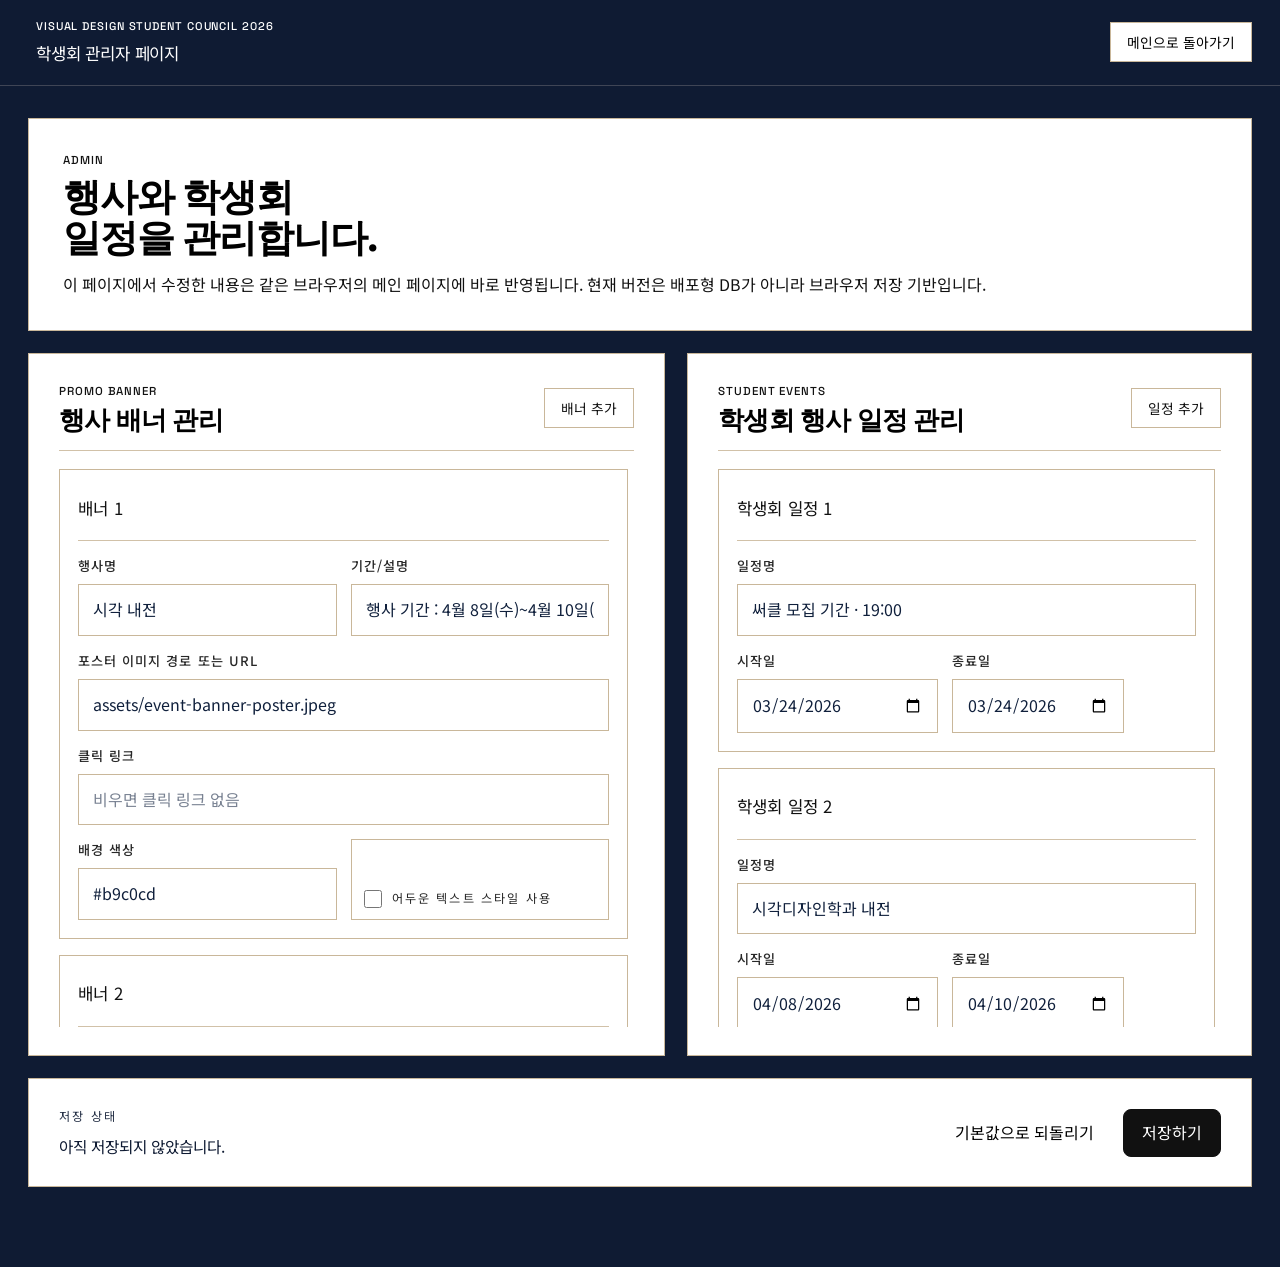
<file: admin.html>
<!DOCTYPE html>
<html lang="ko">
  <head>
    <meta charset="UTF-8" />
    <meta name="viewport" content="width=device-width, initial-scale=1.0" />
    <title>학생회 관리자 페이지</title>
    <link rel="preconnect" href="https://fonts.googleapis.com" />
    <link rel="preconnect" href="https://fonts.gstatic.com" crossorigin />
    <link
      href="https://fonts.googleapis.com/css2?family=Space+Grotesk:wght@400;500;700&family=Noto+Sans+KR:wght@400;500;700&display=swap"
      rel="stylesheet"
    />
    <link rel="stylesheet" href="styles.css" />
  </head>
  <body class="admin-page">
    <header class="site-header">
      <div class="site-header-inner site-header-simple">
        <div class="brand-block">
          <p class="brand-year">Visual Design Student Council 2026</p>
          <strong>학생회 관리자 페이지</strong>
        </div>
        <div class="header-tools admin-header-tools">
          <a class="inline-link" href="index.html">메인으로 돌아가기</a>
        </div>
      </div>
    </header>

    <main class="admin-shell">
      <section class="intro-board admin-intro-board">
        <p class="panel-kicker">Admin</p>
        <h1>행사와 학생회 일정을 관리합니다.</h1>
        <p class="panel-description">이 페이지에서 수정한 내용은 같은 브라우저의 메인 페이지에 바로 반영됩니다. 현재 버전은 배포형 DB가 아니라 브라우저 저장 기반입니다.</p>
      </section>

      <section class="admin-grid">
        <article class="intro-board admin-board">
          <div class="admin-board-header">
            <div>
              <p class="panel-kicker">Promo Banner</p>
              <h2>행사 배너 관리</h2>
            </div>
            <button class="inline-link" type="button" id="add-promo-slide">배너 추가</button>
          </div>
          <div class="admin-list" id="promo-slide-list"></div>
        </article>

        <article class="intro-board admin-board">
          <div class="admin-board-header">
            <div>
              <p class="panel-kicker">Student Events</p>
              <h2>학생회 행사 일정 관리</h2>
            </div>
            <button class="inline-link" type="button" id="add-student-event">일정 추가</button>
          </div>
          <div class="admin-list" id="student-event-list"></div>
        </article>
      </section>

      <section class="intro-board admin-action-board">
        <div class="admin-toolbar">
          <div class="admin-status-wrap">
            <strong>저장 상태</strong>
            <p id="admin-status" class="admin-status-text">아직 저장되지 않았습니다.</p>
          </div>
          <div class="admin-actions">
            <button class="inline-link admin-danger" type="button" id="reset-admin-data">기본값으로 되돌리기</button>
            <button class="post-submit" type="button" id="save-admin-data">저장하기</button>
          </div>
        </div>
      </section>
    </main>

    <script src="admin.js"></script>
  </body>
</html>
</file>
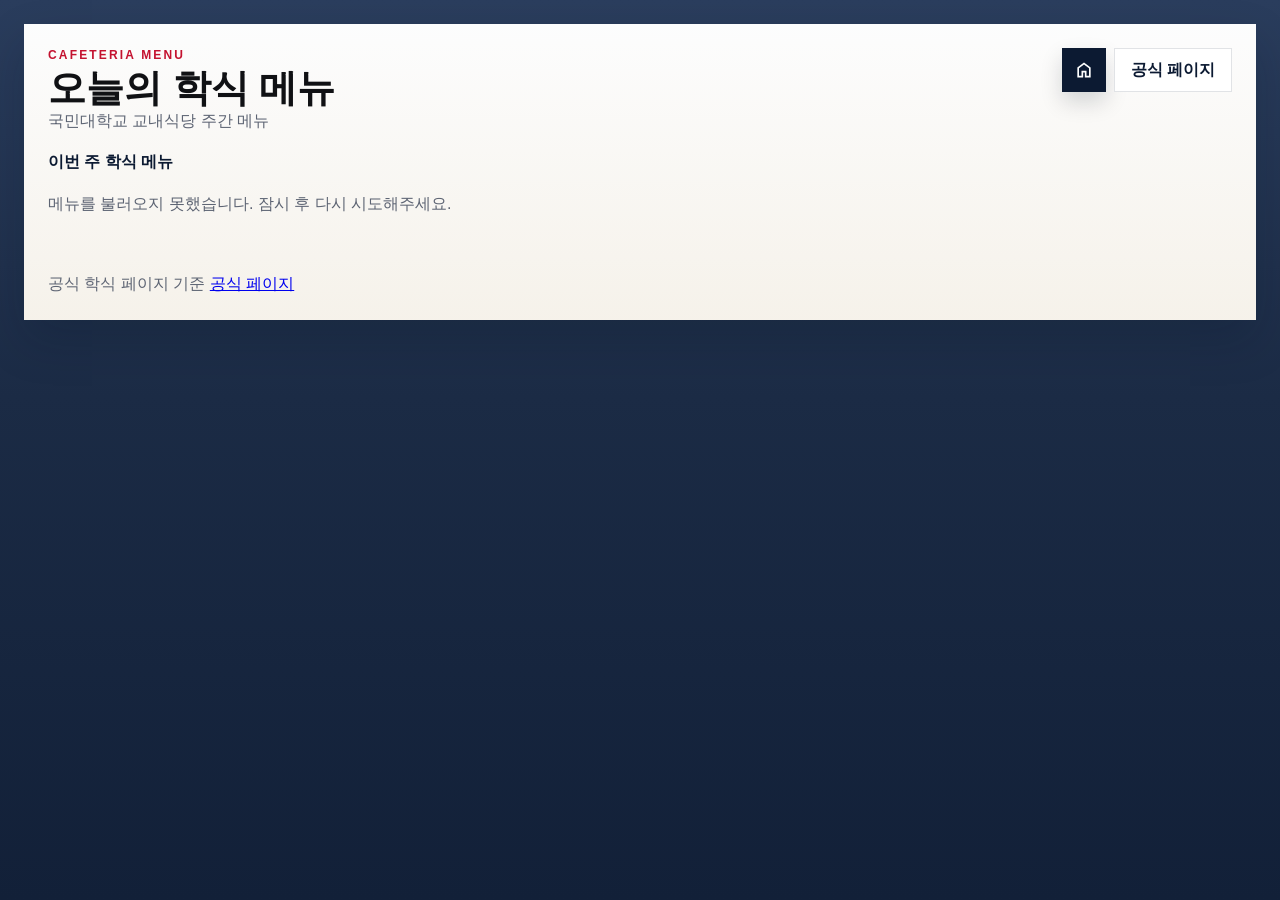
<file: cafeteria.html>
<!DOCTYPE html>
<html lang="ko">
  <head>
    <meta charset="UTF-8" />
    <meta name="viewport" content="width=device-width, initial-scale=1.0" />
    <title>오늘의 학식 메뉴</title>
    <style>
      :root {
        --bg1: #2a3d5d;
        --bg2: #1b2b45;
        --bg3: #122038;
        --panel: #fbf7ee;
        --line: rgba(12, 26, 50, 0.12);
        --ink: #101114;
        --muted: #5d6473;
        --navy: #0c1a32;
        --red: #c41230;
      }
      * { box-sizing: border-box; }
      html, body { margin: 0; min-height: 100%; }
      body {
        font-family: sans-serif;
        color: var(--ink);
        background: linear-gradient(180deg, var(--bg1) 0%, var(--bg2) 44%, var(--bg3) 100%);
      }
      .page {
        min-height: 100vh;
        padding: 24px;
      }
      .shell {
        width: min(1460px, 100%);
        margin: 0 auto;
      }
      .panel {
        display: grid;
        gap: 18px;
        padding: 24px;
        border-radius: 0;
        background: linear-gradient(180deg, rgba(255,255,255,0.99) 0%, rgba(248,244,236,0.99) 100%);
        box-shadow: 0 20px 44px rgba(7, 17, 32, 0.18);
      }
      .topbar,
      .weekbar {
        display: flex;
        align-items: flex-start;
        justify-content: space-between;
        gap: 14px;
        flex-wrap: wrap;
      }
      .kicker {
        margin: 0 0 6px;
        color: var(--red);
        font-size: 12px;
        letter-spacing: 0.18em;
        text-transform: uppercase;
        font-weight: 700;
      }
      h1, h2, h3, h4, p { margin: 0; }
      h1 {
        font-size: clamp(28px, 3vw, 42px);
        line-height: 1.05;
      }
      .description,
      .note,
      .status,
      .source {
        color: var(--muted);
        line-height: 1.6;
      }
      .links {
        display: flex;
        gap: 8px;
        flex-wrap: wrap;
      }
      .link {
        display: inline-flex;
        align-items: center;
        justify-content: center;
        min-height: 42px;
        padding: 10px 16px;
        border-radius: 0;
        border: 1px solid var(--line);
        background: #fff;
        color: var(--navy);
        text-decoration: none;
        font-weight: 700;
      }
      .link.primary {
        background: var(--navy);
        color: #fff;
        border-color: var(--navy);
      }
      .home-icon-link {
        width: 44px;
        height: 44px;
        min-height: 44px;
        padding: 0;
        border-radius: 0;
        box-shadow: 0 10px 22px rgba(7, 17, 32, 0.16);
      }
      .home-icon-link img {
        width: 20px;
        height: 20px;
        display: block;
      }
      .week-title {
        color: var(--navy);
        font-size: 16px;
        font-weight: 700;
      }
      .grid-wrap {
        overflow-x: auto;
        padding-top: 12px;
        padding-bottom: 6px;
      }
      .grid {
        display: grid;
        grid-template-columns: repeat(7, minmax(210px, 1fr));
        gap: 14px;
        min-width: 1540px;
      }
      .day-card {
        display: grid;
        align-content: start;
        gap: 14px;
        padding: 18px;
        border-radius: 0;
        border: 1px solid rgba(171, 154, 123, 0.24);
        background: var(--panel);
        box-shadow: 0 14px 30px rgba(7, 17, 32, 0.08);
      }
      .day-card.is-today {
        border-color: rgba(78, 153, 95, 0.92);
        background:
          linear-gradient(180deg, rgba(221, 245, 227, 0.95) 0%, rgba(251, 247, 238, 0.98) 22%, rgba(251, 247, 238, 1) 100%);
        box-shadow: 0 22px 40px rgba(78, 153, 95, 0.18), 0 0 0 4px rgba(122, 197, 136, 0.28);
      }
      .day-header { display: grid; gap: 8px; }
      .day-date {
        color: var(--red);
        font-size: 12px;
        letter-spacing: 0.14em;
        text-transform: uppercase;
        font-weight: 700;
      }
      .day-row {
        display: flex;
        align-items: center;
        justify-content: space-between;
        gap: 10px;
      }
      .day-row h3 {
        font-size: 26px;
        line-height: 1;
      }
      .badge {
        display: inline-flex;
        align-items: center;
        justify-content: center;
        min-height: 30px;
        padding: 4px 10px;
        border-radius: 0;
        background: rgba(12, 26, 50, 0.08);
        color: var(--muted);
        font-size: 12px;
        font-weight: 700;
      }
      .day-card.is-today .badge {
        background: linear-gradient(180deg, rgba(113, 187, 126, 0.28) 0%, rgba(84, 160, 101, 0.18) 100%);
        color: #2f6c3c;
        box-shadow: inset 0 1px 0 rgba(255,255,255,0.7);
      }
      .day-list {
        display: grid;
        gap: 12px;
      }
      .restaurant {
        border-radius: 0;
        border: 1px solid rgba(171, 154, 123, 0.2);
        background: rgba(255,255,255,0.72);
        overflow: hidden;
      }
      .restaurant-toggle {
        width: 100%;
        display: flex;
        align-items: center;
        justify-content: space-between;
        gap: 12px;
        padding: 14px;
        border: 0;
        background: transparent;
        color: var(--ink);
        font: inherit;
        text-align: left;
        cursor: pointer;
      }
      .restaurant-toggle h4 {
        font-size: 15px;
        line-height: 1.35;
      }
      .restaurant-arrow {
        flex-shrink: 0;
        color: var(--muted);
        font-size: 14px;
        transition: transform 180ms ease;
      }
      .restaurant.is-open .restaurant-arrow {
        transform: rotate(180deg);
      }
      .restaurant-menu {
        display: none;
        padding: 0 14px 14px;
      }
      .restaurant.is-open .restaurant-menu {
        display: grid;
        gap: 10px;
      }
      .item {
        display: grid;
        gap: 6px;
        padding-top: 10px;
        border-top: 1px solid rgba(171, 154, 123, 0.18);
      }
      .restaurant-menu .item:first-of-type {
        padding-top: 0;
        border-top: 0;
      }
      .item-label {
        color: var(--navy);
        font-size: 11px;
        letter-spacing: 0.08em;
        text-transform: uppercase;
        font-weight: 700;
      }
      .item-menu {
        color: #26303d;
        line-height: 1.65;
        font-size: 14px;
      }
      .chip {
        display: inline-flex;
        align-items: center;
        justify-content: center;
        margin-right: 6px;
        margin-bottom: 6px;
        padding: 2px 7px;
        border-radius: 0;
        background: rgba(196, 18, 48, 0.08);
        color: var(--red);
        font-size: 11px;
        font-weight: 700;
      }
      @media (max-width: 900px) {
        .page { padding: 16px; }
        .panel { padding: 18px; }
        .grid { grid-template-columns: repeat(7, minmax(190px, 1fr)); min-width: 1400px; }
      }
    </style>
  </head>
  <body>
    <main class="page">
      <section class="shell">
        <div class="panel">
          <div class="topbar">
            <div>
              <p class="kicker">Cafeteria Menu</p>
              <h1>오늘의 학식 메뉴</h1>
              <p class="description">국민대학교 교내식당 주간 메뉴</p>
            </div>
            <div class="links">
              <a class="link primary home-icon-link" href="index.html" aria-label="메인으로 돌아가기"><img src="assets/home-icon.svg" alt="" aria-hidden="true" /></a>
              <a class="link" href="https://www.kookmin.ac.kr/user/unLvlh/lvlhSpor/todayMenu/index.do" target="_blank" rel="noreferrer">공식 페이지</a>
            </div>
          </div>

          <div class="weekbar">
            <p class="week-title">이번 주 학식 메뉴</p>
          </div>

          <p class="status" id="status">메뉴를 불러오는 중입니다.</p>

          <div class="grid-wrap">
            <div class="grid" id="week-grid"></div>
          </div>

          <p class="source">공식 학식 페이지 기준 <a href="https://www.kookmin.ac.kr/user/unLvlh/lvlhSpor/todayMenu/index.do" target="_blank" rel="noreferrer">공식 페이지</a></p>
        </div>
      </section>
    </main>

    <script>
      const SOURCE_URL = "https://r.jina.ai/http://https://www.kookmin.ac.kr/user/unLvlh/lvlhSpor/todayMenu/index.do";
      const ui = {
        loading: "메뉴를 불러오는 중입니다.",
        empty: "학식 메뉴가 아직 등록되지 않았습니다.",
        error: "메뉴를 불러오지 못했습니다. 잠시 후 다시 시도해주세요.",
        today: "오늘",
        days: { 일: "일", 월: "월", 화: "화", 수: "수", 목: "목", 금: "금", 토: "토" }
      };
      const allowedRestaurants = new Set([
        "한울식당(법학관 지하1층)",
        "학생식당(복지관 1층)",
        "교직원식당(복지관 1층)",
        "청향 한식당(법학관 5층)",
        "청향 양식당(법학관 5층)"
      ]);

      function pad(value) {
        return String(value).padStart(2, "0");
      }

      function todayIso() {
        const now = new Date();
        return `${now.getFullYear()}-${pad(now.getMonth() + 1)}-${pad(now.getDate())}`;
      }

      function escapeHtml(text) {
        return text
          .replace(/&/g, "&amp;")
          .replace(/</g, "&lt;")
          .replace(/>/g, "&gt;")
          .replace(/\"/g, "&quot;")
          .replace(/'/g, "&#39;");
      }

      function normalizeMenuText(text) {
        return text.replace(/\s+/g, " ").replace(/\|/g, " ").trim();
      }

      function formatMenu(text) {
        const escaped = escapeHtml(normalizeMenuText(text));
        return escaped
          .replace(/\[(.+?)\]/g, '<span class="chip">[$1]</span>')
          .replace(/(￦\d+)/g, "$1<br>")
          .replace(/<br>(\s*<br>)+/g, "<br>")
          .replace(/<br>$/g, "");
      }

      function parseDateHeader(raw) {
        const match = raw.match(/(\d{4})\.(\d{2})\.(\d{2})\((.)\)/);
        if (!match) return null;
        return {
          iso: `${match[1]}-${match[2]}-${match[3]}`,
          month: Number(match[2]),
          day: Number(match[3]),
          weekday: match[4]
        };
      }

      function parseTables(text) {
        const lines = text.split(/\r?\n/);
        const weekMap = new Map();
        let weekDates = [];

        for (let i = 0; i < lines.length; i += 1) {
          const line = lines[i].trim();
          if (!line.includes("메뉴 테이블| 구분 |")) continue;

          const cells = line.split("|").map((cell) => cell.trim());
          const restaurant = cells[0]
            .replace(/^국민대학교\s*/, "")
            .replace(/\s*메뉴 테이블$/, "")
            .trim();
          if (!allowedRestaurants.has(restaurant)) continue;
          const headers = cells.slice(2).filter(Boolean).map(parseDateHeader).filter(Boolean);
          if (!headers.length) continue;

          if (!weekDates.length) {
            weekDates = headers;
            headers.forEach((dateInfo) => {
              weekMap.set(dateInfo.iso, { ...dateInfo, entries: [] });
            });
          }

          for (let row = i + 2; row < lines.length; row += 1) {
            const rowLine = lines[row].trim();
            if (!rowLine.startsWith("|")) {
              i = row - 1;
              break;
            }
            const rowCells = rowLine.split("|").map((cell) => cell.trim());
            const station = rowCells[1];
            if (!station || station === "---") continue;
            const menus = rowCells.slice(2, 2 + headers.length);
            menus.forEach((menuText, idx) => {
              const normalized = normalizeMenuText(menuText || "");
              if (!normalized) return;
              const target = weekMap.get(headers[idx].iso);
              if (!target) return;
              target.entries.push({ restaurant, station, menu: normalized });
            });
          }
        }

        return weekDates.map((dateInfo) => weekMap.get(dateInfo.iso)).filter(Boolean);
      }

      function render(data) {
        const grid = document.getElementById("week-grid");
        const status = document.getElementById("status");
        grid.innerHTML = "";

        if (!data.length) {
          status.textContent = ui.empty;
          return;
        }

        status.style.display = "none";
        const today = todayIso();

        data.forEach((dayInfo) => {
          const card = document.createElement("article");
          card.className = "day-card" + (dayInfo.iso === today ? " is-today" : "");

          const grouped = new Map();
          dayInfo.entries.forEach((entry) => {
            if (!grouped.has(entry.restaurant)) grouped.set(entry.restaurant, []);
            grouped.get(entry.restaurant).push(entry);
          });

          const restaurantsHtml = Array.from(grouped.entries()).map(([restaurant, entries], restaurantIndex) => {
            const itemsHtml = entries.map((entry) => `
              <div class="item">
                <p class="item-label">${escapeHtml(entry.station)}</p>
                <p class="item-menu">${formatMenu(entry.menu)}</p>
              </div>
            `).join("");
            const openClass = dayInfo.iso === today && restaurantIndex === 0 ? " is-open" : "";
            return `
              <section class="restaurant${openClass}">
                <button class="restaurant-toggle" type="button">
                  <h4>${escapeHtml(restaurant)}</h4>
                  <span class="restaurant-arrow">▼</span>
                </button>
                <div class="restaurant-menu">
                  ${itemsHtml}
                </div>
              </section>
            `;
          }).join("");

          card.innerHTML = `
            <div class="day-header">
              <p class="day-date">${dayInfo.month}.${dayInfo.day}</p>
              <div class="day-row">
                <h3>${ui.days[dayInfo.weekday] || dayInfo.weekday}</h3>
                <span class="badge">${dayInfo.iso === today ? ui.today : dayInfo.iso}</span>
              </div>
            </div>
            <div class="day-list">${restaurantsHtml}</div>
          `;

          grid.appendChild(card);
        });

        grid.querySelectorAll(".restaurant-toggle").forEach((button) => {
          button.addEventListener("click", () => {
            const section = button.closest(".restaurant");
            if (section) {
              section.classList.toggle("is-open");
            }
          });
        });
      }

      async function start() {
        const status = document.getElementById("status");
        status.textContent = ui.loading;
        try {
          const response = await fetch(SOURCE_URL);
          const text = await response.text();
          render(parseTables(text));
        } catch (error) {
          status.textContent = ui.error;
        }
      }

      start();
    </script>
  </body>
</html>
</file>
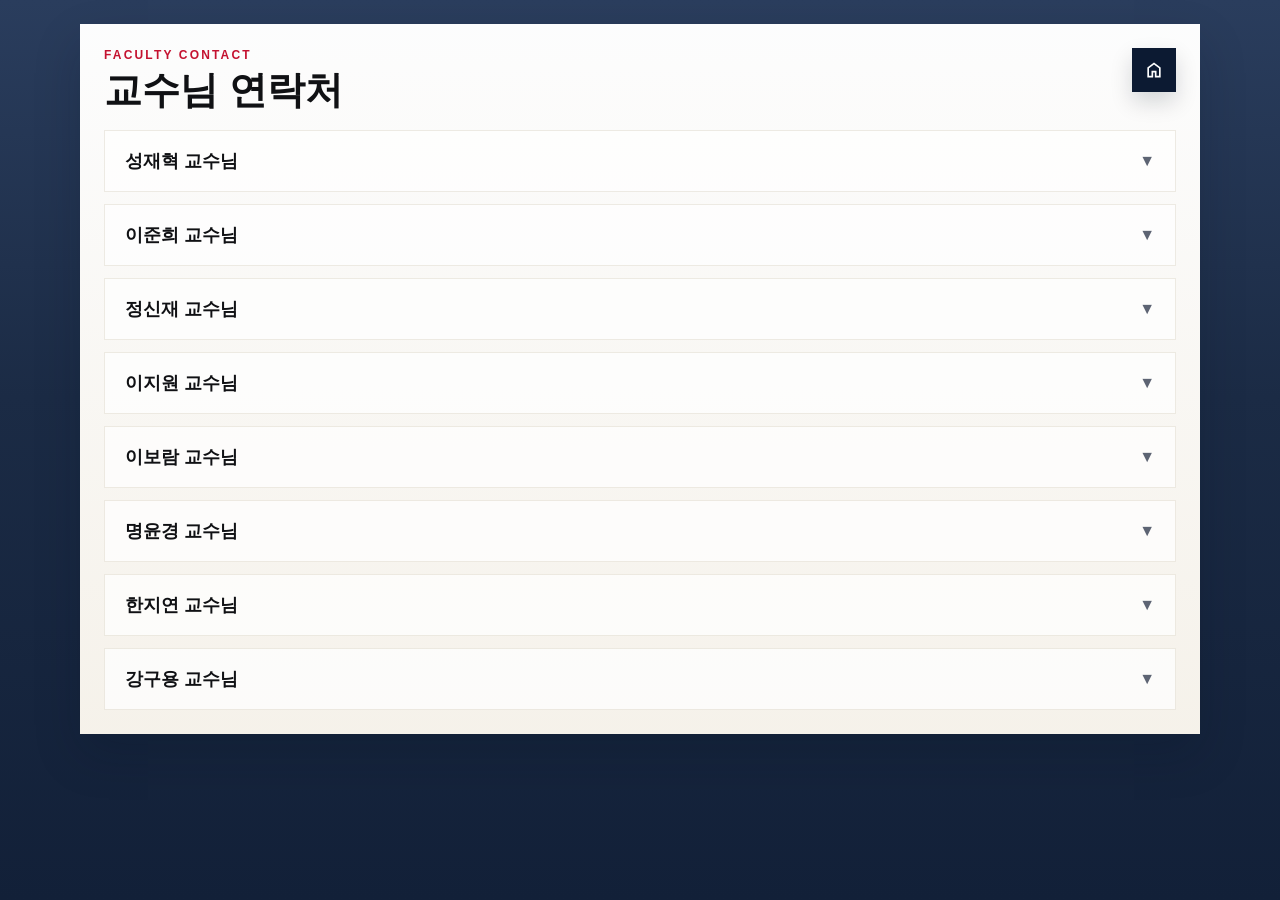
<file: faculty.html>
<!DOCTYPE html>
<html lang="ko">
  <head>
    <meta charset="UTF-8" />
    <meta name="viewport" content="width=device-width, initial-scale=1.0" />
    <title>교수님 연락처</title>
    <style>
      :root {
        --bg1: #2a3d5d;
        --bg2: #1b2b45;
        --bg3: #122038;
        --panel: #fbf7ee;
        --line: rgba(12, 26, 50, 0.12);
        --ink: #101114;
        --muted: #5d6473;
        --navy: #0c1a32;
        --red: #c41230;
      }
      * { box-sizing: border-box; }
      html, body { margin: 0; min-height: 100%; }
      body {
        font-family: sans-serif;
        color: var(--ink);
        background: linear-gradient(180deg, var(--bg1) 0%, var(--bg2) 44%, var(--bg3) 100%);
      }
      .page {
        min-height: 100vh;
        padding: 24px;
      }
      .shell {
        width: min(1120px, 100%);
        margin: 0 auto;
      }
      .panel {
        display: grid;
        gap: 20px;
        padding: 24px;
        border-radius: 0;
        background: linear-gradient(180deg, rgba(255,255,255,0.99) 0%, rgba(248,244,236,0.99) 100%);
        box-shadow: 0 20px 44px rgba(7, 17, 32, 0.18);
      }
      .topbar {
        display: flex;
        align-items: flex-start;
        justify-content: space-between;
        gap: 14px;
        flex-wrap: wrap;
      }
      .title-copy {
        display: grid;
        gap: 8px;
      }
      .kicker {
        margin: 0;
        color: var(--red);
        font-size: 12px;
        letter-spacing: 0.18em;
        text-transform: uppercase;
        font-weight: 700;
      }
      h1, h2, h3, p { margin: 0; }
      h1 {
        font-size: clamp(28px, 3vw, 42px);
        line-height: 1.05;
      }
      .description,
      .mail-meta,
      .tips-copy {
        color: var(--muted);
        line-height: 1.6;
      }
      .actions {
        display: flex;
        align-items: center;
        gap: 10px;
        flex-wrap: wrap;
      }
      .link,
      .tips-trigger {
        display: inline-flex;
        align-items: center;
        justify-content: center;
        min-height: 42px;
        padding: 10px 16px;
        border-radius: 0;
        border: 1px solid var(--line);
        background: #fff;
        color: var(--navy);
        text-decoration: none;
        font: inherit;
        font-weight: 700;
      }
      .link.primary {
        background: var(--navy);
        color: #fff;
        border-color: var(--navy);
      }
      .home-icon-link {
        width: 44px;
        height: 44px;
        min-height: 44px;
        padding: 0;
        border-radius: 0;
        box-shadow: 0 10px 22px rgba(7, 17, 32, 0.16);
      }
      .home-icon-link img {
        width: 20px;
        height: 20px;
        display: block;
      }
      .tips-anchor {
        position: relative;
        display: inline-flex;
      }
      .tips-panel {
        position: absolute;
        top: calc(100% + 12px);
        right: 0;
        width: 320px;
        padding: 16px 18px;
        border-radius: 0;
        border: 1px solid rgba(12, 26, 50, 0.12);
        background: linear-gradient(180deg, rgba(255,255,255,0.98) 0%, rgba(246,241,232,0.98) 100%);
        box-shadow: 0 18px 34px rgba(7, 17, 32, 0.18);
        opacity: 0;
        visibility: hidden;
        transform: translateY(-8px);
        transition: opacity 180ms ease, transform 180ms ease, visibility 180ms ease;
        pointer-events: none;
      }
      .tips-anchor:hover .tips-panel,
      .tips-anchor:focus-within .tips-panel {
        opacity: 1;
        visibility: visible;
        transform: translateY(0);
      }
      .tips-panel h3 {
        font-size: 16px;
        margin-bottom: 8px;
      }
      .tips-list {
        display: grid;
        gap: 6px;
      }
      .tips-list p {
        margin: 0;
        color: var(--muted);
        line-height: 1.5;
      }
      .faculty-list {
        display: grid;
        gap: 12px;
      }
      .faculty-card {
        border-radius: 0;
        border: 1px solid rgba(171, 154, 123, 0.2);
        background: rgba(255,255,255,0.74);
        overflow: hidden;
      }
      .faculty-toggle {
        width: 100%;
        display: flex;
        align-items: center;
        justify-content: space-between;
        gap: 14px;
        padding: 18px 20px;
        border: 0;
        background: transparent;
        color: var(--ink);
        font: inherit;
        text-align: left;
        cursor: pointer;
      }
      .faculty-toggle strong {
        font-size: 18px;
      }
      .faculty-arrow {
        color: var(--muted);
        transition: transform 180ms ease;
      }
      .faculty-card.is-open .faculty-arrow {
        transform: rotate(180deg);
      }
      .faculty-mail {
        display: none;
        padding: 0 20px 18px;
      }
      .faculty-card.is-open .faculty-mail {
        display: grid;
        gap: 8px;
      }
      .mail-label {
        color: var(--navy);
        font-size: 11px;
        letter-spacing: 0.08em;
        text-transform: uppercase;
        font-weight: 700;
      }
      .mail-box {
        padding: 14px 16px;
        border-radius: 0;
        background: var(--panel);
        border: 1px solid rgba(171, 154, 123, 0.2);
      }
      @media (max-width: 900px) {
        .page { padding: 16px; }
        .panel { padding: 18px; }
        .tips-panel {
          right: auto;
          left: 0;
          width: min(320px, calc(100vw - 32px));
        }
      }
    </style>
  </head>
  <body>
    <main class="page">
      <section class="shell">
        <div class="panel">
          <div class="topbar">
            <div class="title-copy">
              <p class="kicker">Faculty Contact</p>
              <h1>교수님 연락처</h1>
            </div>
            <div class="actions">
              <a class="link primary home-icon-link" href="index.html" aria-label="메인으로 돌아가기"><img src="assets/home-icon.svg" alt="" aria-hidden="true" /></a>
            </div>
          </div>

          <div class="faculty-list" id="faculty-list"></div>
        </div>
      </section>
    </main>

    <script>
      const professors = [
        { name: "성재혁 교수님", email: "jhsung@kookmin.ac.kr" },
        { name: "이준희 교수님", email: "jazz@kookmin.ac.kr" },
        { name: "정신재 교수님", email: "shine.jay.jung@gmail.com" },
        { name: "이지원 교수님", email: "jiwonlee@kookmin.ac.kr" },
        { name: "이보람 교수님", email: "br.lee@kookmin.ac.kr" },
        { name: "명윤경 교수님", email: "ymyung0712@kookmin.ac.kr" },
        { name: "한지연 교수님", email: "hanjiyon@kookmin.ac.kr" },
        { name: "강구용 교수님", email: "Kanggr9@gmail.com" }
      ];

      const list = document.getElementById("faculty-list");

      professors.forEach(({ name, email }) => {
        const card = document.createElement("section");
        card.className = "faculty-card";
        card.innerHTML = `
          <button class="faculty-toggle" type="button">
            <strong>${name}</strong>
            <span class="faculty-arrow">▼</span>
          </button>
          <div class="faculty-mail">
            <p class="mail-label">Mail</p>
            <div class="mail-box">
              <p class="mail-meta">${email}</p>
            </div>
          </div>
        `;
        list.appendChild(card);
      });

      list.querySelectorAll('.faculty-toggle').forEach((button) => {
        button.addEventListener('click', () => {
          button.closest('.faculty-card')?.classList.toggle('is-open');
        });
      });
    </script>
  </body>
</html>
</file>
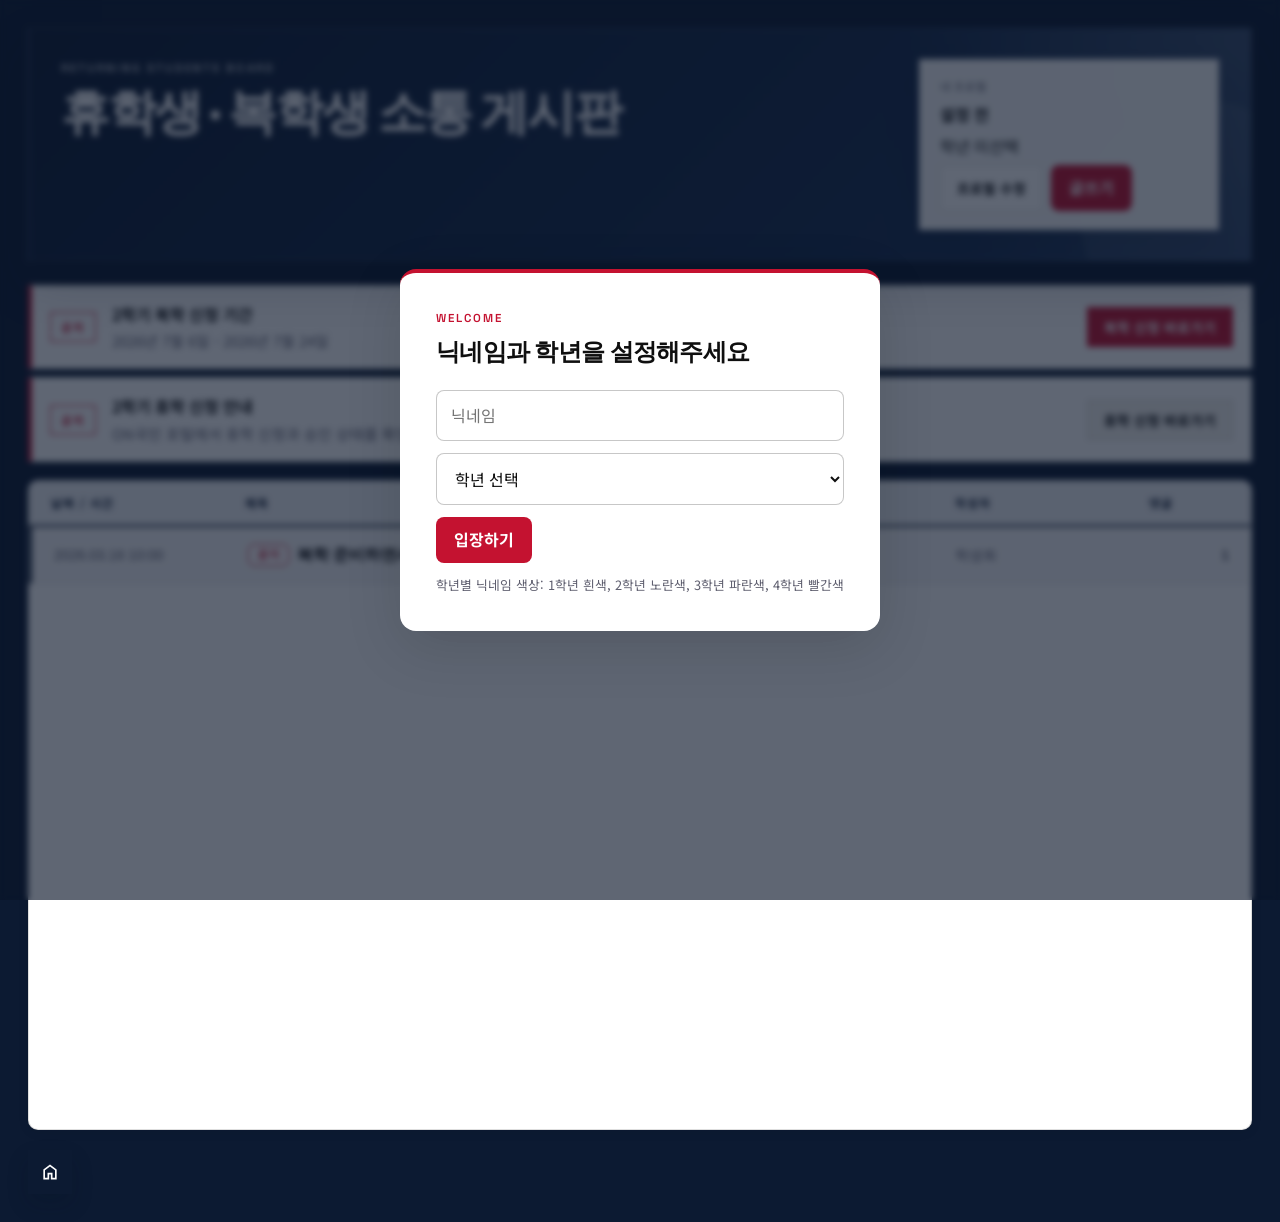
<file: returning.html>
<!DOCTYPE html>
<html lang="ko">
  <head>
    <meta charset="UTF-8" />
    <meta name="viewport" content="width=device-width, initial-scale=1.0" />
    <title>휴학생 · 복학생 소통 창구</title>
    <link rel="preconnect" href="https://fonts.googleapis.com" />
    <link rel="preconnect" href="https://fonts.gstatic.com" crossorigin />
    <link
      href="https://fonts.googleapis.com/css2?family=Space+Grotesk:wght@400;500;700&family=Noto+Sans+KR:wght@400;500;700&display=swap"
      rel="stylesheet"
    />
    <link rel="stylesheet" href="styles.css" />
  </head>
  <body data-board-type="returning">
    <main class="board-page">
      <section class="board-shell">
        <div class="board-page-top">
          <div>
            <p class="portal-eyebrow">Returning Students Board</p>
            <h1 class="board-page-title">휴학생 · 복학생 소통 게시판</h1>
          </div>
          <div class="board-profile board-profile-top" id="board-profile">
            <span class="profile-label">내 프로필</span>
            <strong id="profile-name">설정 전</strong>
            <span id="profile-grade">학년 미선택</span>
            <div class="board-top-actions">
              <button class="inline-link" id="edit-profile" type="button">프로필 수정</button>
              <button class="post-submit" id="open-write-modal" type="button">글쓰기</button>
            </div>
          </div>
        </div>

        <section class="notice-strip">
          <div class="notice-card">
            <span class="notice-chip">공지</span>
            <div>
              <strong>2학기 복학 신청 기간</strong>
              <p>2026년 7월 6일 - 2026년 7월 24일</p>
            </div>
            <a class="inline-link primary" href="https://www.kookmin.ac.kr/comm/menu/user/e1c6c542f5c3f009ef24a10b89683abd/content/index.do" target="_blank" rel="noreferrer">복학 신청 바로가기</a>
          </div>
          <div class="notice-card">
            <span class="notice-chip">공지</span>
            <div>
              <strong>2학기 휴학 신청 안내</strong>
              <p>ON국민 포털에서 휴학 신청과 승인 상태를 확인할 수 있습니다.</p>
            </div>
            <a class="inline-link notice-mint-link" href="https://www.kookmin.ac.kr/comm/menu/user/e1c6c542f5c3f009ef24a10b89683abd/content/index.do" target="_blank" rel="noreferrer">휴학 신청 바로가기</a>
          </div>
        </section>

        <section class="posts-panel board-feed-panel">
          <div class="board-table-head">
            <span>날짜 / 시간</span>
            <span>제목</span>
            <span>작성자</span>
            <span>댓글</span>
          </div>
          <div id="board-post-list" class="board-post-list board-post-table"></div>
        </section>

        <div class="board-bottom-link">
          <a class="inline-link primary home-icon-link" href="index.html" aria-label="메인으로 돌아가기"><img src="assets/home-icon.svg" alt="" aria-hidden="true" /></a>
        </div>
      </section>
    </main>

    <div class="profile-modal" id="profile-modal" role="dialog" aria-modal="true" aria-labelledby="profile-modal-title">
      <div class="profile-card">
        <p class="panel-kicker">Welcome</p>
        <h2 id="profile-modal-title">닉네임과 학년을 설정해주세요</h2>
        <form id="profile-form" class="profile-form">
          <input id="nickname-input" type="text" maxlength="16" placeholder="닉네임" required />
          <select id="grade-select" required>
            <option value="">학년 선택</option>
            <option value="1">1학년</option>
            <option value="2">2학년</option>
            <option value="3">3학년</option>
            <option value="4">4학년</option>
          </select>
          <button class="post-submit" type="submit">입장하기</button>
        </form>
        <p class="profile-guide">학년별 닉네임 색상: 1학년 흰색, 2학년 노란색, 3학년 파란색, 4학년 빨간색</p>
      </div>
    </div>

    <div class="profile-modal" id="write-modal" role="dialog" aria-modal="true" aria-labelledby="write-modal-title">
      <div class="profile-card profile-card-large">
        <p class="panel-kicker">Write Post</p>
        <h2 id="write-modal-title">새 게시글 작성</h2>
        <form id="post-form" class="profile-form">
          <input id="post-title" type="text" placeholder="제목을 입력하세요" maxlength="60" required />
          <textarea id="post-content" rows="6" placeholder="내용을 입력하세요." required></textarea>
          <div class="modal-actions">
            <button class="inline-link" id="close-write-modal" type="button">닫기</button>
            <button class="post-submit" type="submit">게시하기</button>
          </div>
        </form>
      </div>
    </div>

    <div class="profile-modal" id="detail-modal" role="dialog" aria-modal="true" aria-labelledby="detail-modal-title">
      <div class="profile-card profile-card-detail">
        <div class="detail-modal-top">
          <div>
            <p class="panel-kicker">Post Detail</p>
            <h2 id="detail-modal-title">게시글 보기</h2>
          </div>
          <button class="inline-link" id="close-detail-modal" type="button">닫기</button>
        </div>
        <div id="board-detail" class="board-detail"></div>
      </div>
    </div>

    <script src="script.js"></script>
    <script src="language.js"></script>
  </body>
</html>
</file>
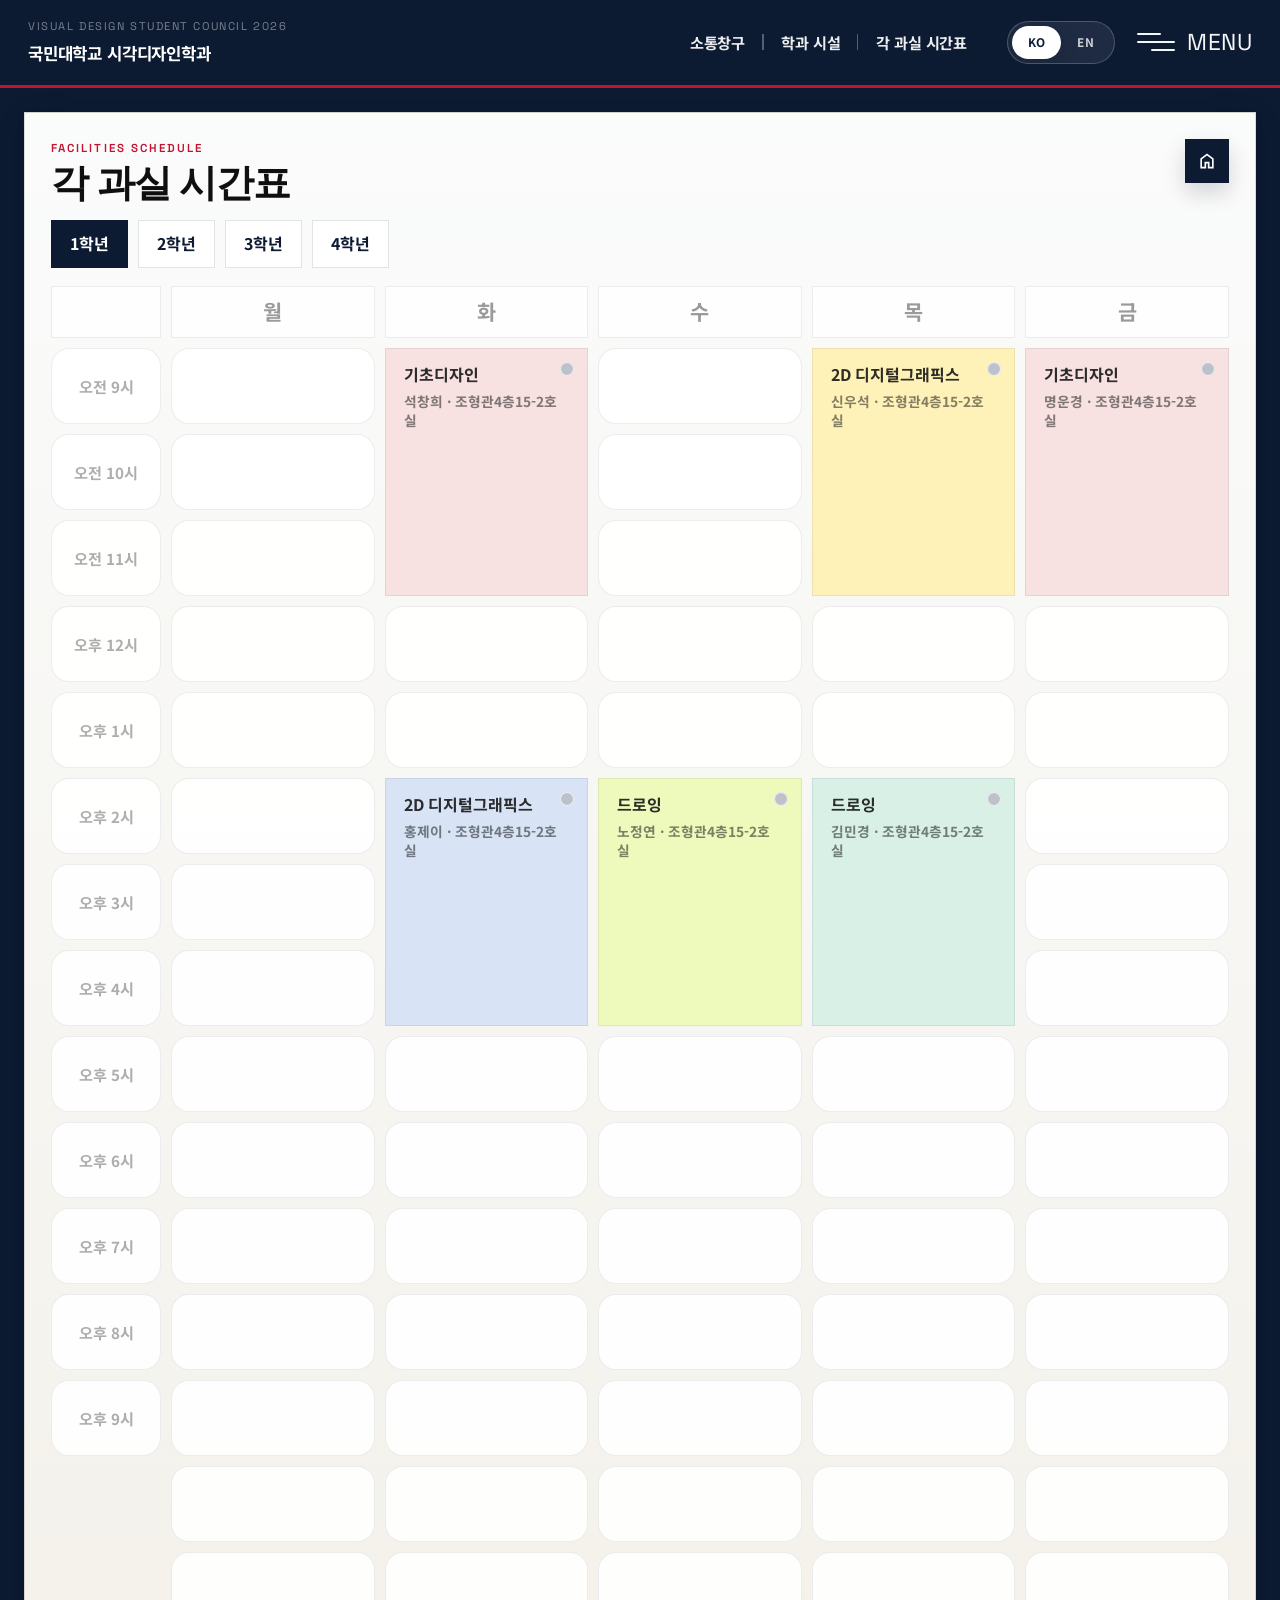
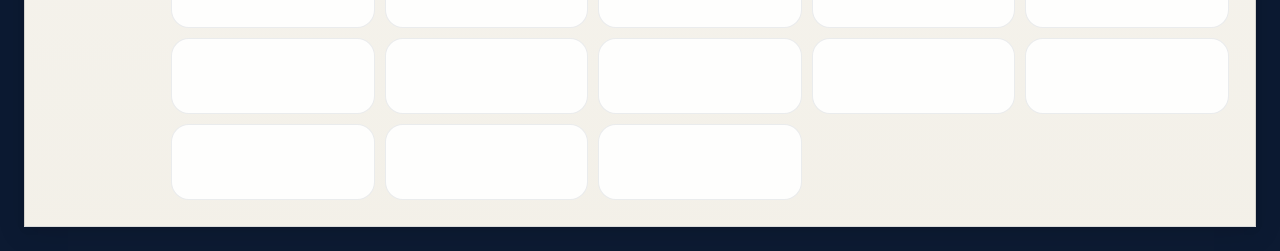
<file: room-schedule.html>
<!DOCTYPE html>
<html lang="ko">
  <head>
    <meta charset="UTF-8" />
    <meta name="viewport" content="width=device-width, initial-scale=1.0" />
    <title>각 과실 시간표</title>
    <link rel="preconnect" href="https://fonts.googleapis.com" />
    <link rel="preconnect" href="https://fonts.gstatic.com" crossorigin />
    <link
      href="https://fonts.googleapis.com/css2?family=Space+Grotesk:wght@400;500;700&family=Noto+Sans+KR:wght@400;500;700&display=swap"
      rel="stylesheet"
    />
    <link rel="stylesheet" href="styles.css" />
  </head>
  <body>
    <header class="site-header">
      <div class="site-header-inner site-header-simple">
        <div class="brand-block">
          <p class="brand-year">Visual Design Student Council 2026</p>
          <strong>국민대학교 시각디자인학과</strong>
        </div>
      </div>
    </header>

    <main class="room-schedule-page">
      <section class="room-schedule-shell">
        <div class="room-schedule-panel">
          <div class="room-schedule-topbar">
            <div>
              <p class="panel-kicker">Facilities Schedule</p>
              <h1 class="room-schedule-title">각 과실 시간표</h1>
            </div>
            <div class="calendar-links">
              <a class="inline-link primary home-icon-link" href="index.html" aria-label="메인으로 돌아가기"><img src="assets/home-icon.svg" alt="" aria-hidden="true" /></a>
            </div>
          </div>

          <div class="room-grade-tabs" aria-label="학년 선택">
            <button class="room-grade-tab active" type="button" data-grade-tab="1">1학년</button>
            <button class="room-grade-tab" type="button" data-grade-tab="2">2학년</button>
            <button class="room-grade-tab" type="button" data-grade-tab="3">3학년</button>
            <button class="room-grade-tab" type="button" data-grade-tab="4">4학년</button>
          </div>

          <section class="room-schedule-board" aria-labelledby="room-schedule-heading">
            <div class="room-schedule-board-inner">
              <div class="room-schedule-head">
                <span class="room-schedule-head-spacer"></span>
                <span class="room-schedule-day">월</span>
                <span class="room-schedule-day">화</span>
                <span class="room-schedule-day">수</span>
                <span class="room-schedule-day">목</span>
                <span class="room-schedule-day">금</span>
              </div>
              <div class="room-schedule-main">
                <div class="room-schedule-times-left" id="room-schedule-times-left"></div>
                <div class="room-schedule-grid" id="room-schedule-grid"></div>
              </div>
            </div>
          </section>
        </div>
      </section>
    </main>

    <script src="script.js"></script>
    <script src="language.js"></script>
  </body>
</html>
</file>
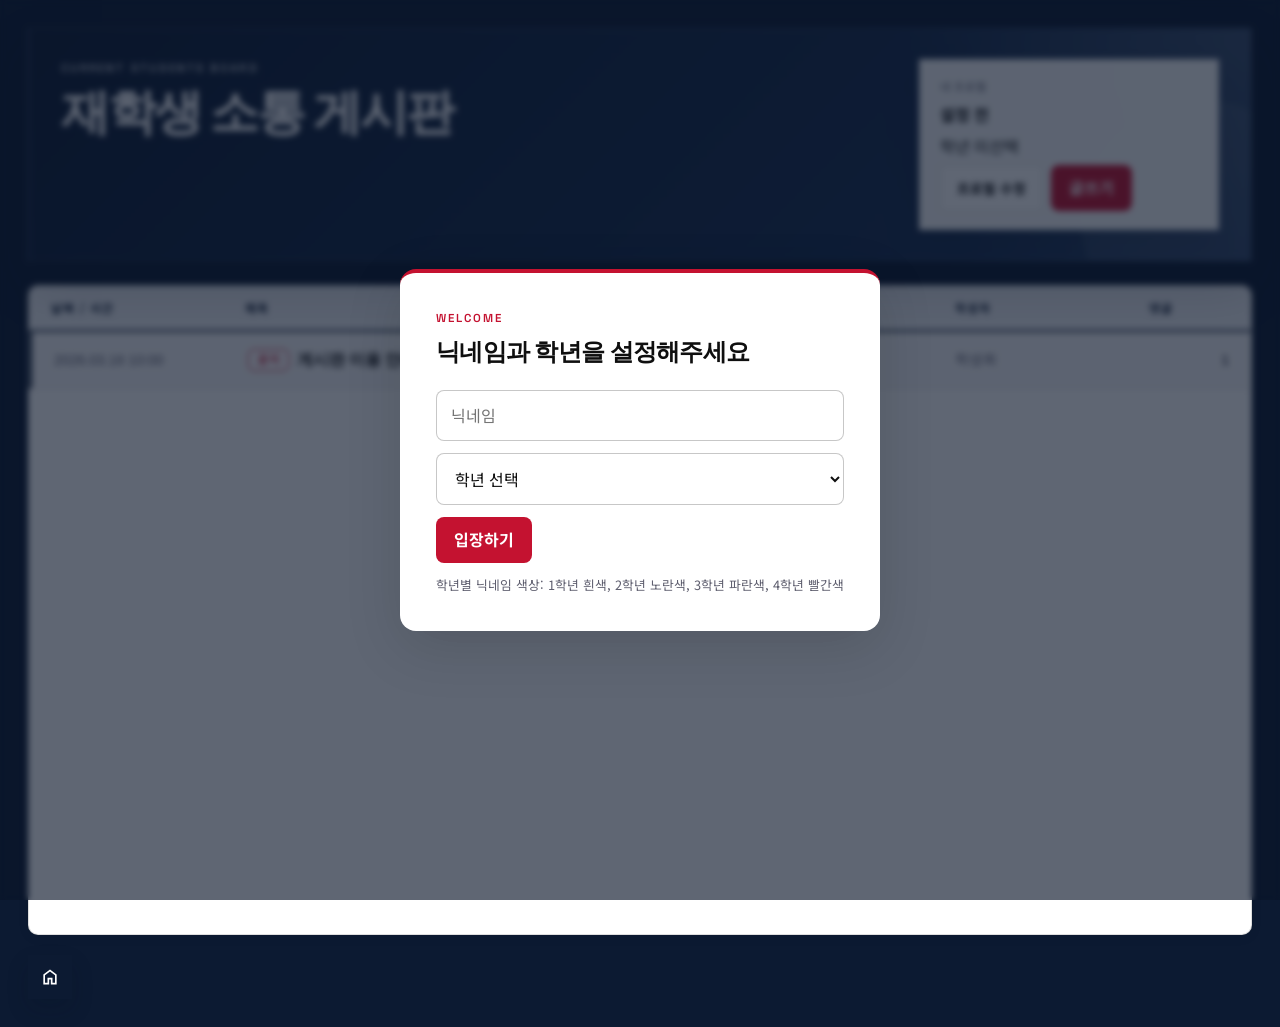
<file: students.html>
<!DOCTYPE html>
<html lang="ko">
  <head>
    <meta charset="UTF-8" />
    <meta name="viewport" content="width=device-width, initial-scale=1.0" />
    <title>재학생 소통 창구</title>
    <link rel="preconnect" href="https://fonts.googleapis.com" />
    <link rel="preconnect" href="https://fonts.gstatic.com" crossorigin />
    <link
      href="https://fonts.googleapis.com/css2?family=Space+Grotesk:wght@400;500;700&family=Noto+Sans+KR:wght@400;500;700&display=swap"
      rel="stylesheet"
    />
    <link rel="stylesheet" href="styles.css" />
  </head>
  <body data-board-type="students">
    <main class="board-page">
      <section class="board-shell">
        <div class="board-page-top">
          <div>
            <p class="portal-eyebrow">Current Students Board</p>
            <h1 class="board-page-title">재학생 소통 게시판</h1>
          </div>
          <div class="board-profile board-profile-top" id="board-profile">
            <span class="profile-label">내 프로필</span>
            <strong id="profile-name">설정 전</strong>
            <span id="profile-grade">학년 미선택</span>
            <div class="board-top-actions">
              <button class="inline-link" id="edit-profile" type="button">프로필 수정</button>
              <button class="post-submit" id="open-write-modal" type="button">글쓰기</button>
            </div>
          </div>
        </div>

        <section class="posts-panel board-feed-panel">
          <div class="board-table-head">
            <span>날짜 / 시간</span>
            <span>제목</span>
            <span>작성자</span>
            <span>댓글</span>
          </div>
          <div id="board-post-list" class="board-post-list board-post-table"></div>
        </section>

        <div class="board-bottom-link">
          <a class="inline-link primary home-icon-link" href="index.html" aria-label="메인으로 돌아가기"><img src="assets/home-icon.svg" alt="" aria-hidden="true" /></a>
        </div>
      </section>
    </main>

    <div class="profile-modal" id="profile-modal" role="dialog" aria-modal="true" aria-labelledby="profile-modal-title">
      <div class="profile-card">
        <p class="panel-kicker">Welcome</p>
        <h2 id="profile-modal-title">닉네임과 학년을 설정해주세요</h2>
        <form id="profile-form" class="profile-form">
          <input id="nickname-input" type="text" maxlength="16" placeholder="닉네임" required />
          <select id="grade-select" required>
            <option value="">학년 선택</option>
            <option value="1">1학년</option>
            <option value="2">2학년</option>
            <option value="3">3학년</option>
            <option value="4">4학년</option>
          </select>
          <button class="post-submit" type="submit">입장하기</button>
        </form>
        <p class="profile-guide">학년별 닉네임 색상: 1학년 흰색, 2학년 노란색, 3학년 파란색, 4학년 빨간색</p>
      </div>
    </div>

    <div class="profile-modal" id="write-modal" role="dialog" aria-modal="true" aria-labelledby="write-modal-title">
      <div class="profile-card profile-card-large">
        <p class="panel-kicker">Write Post</p>
        <h2 id="write-modal-title">새 게시글 작성</h2>
        <form id="post-form" class="profile-form">
          <input id="post-title" type="text" placeholder="제목을 입력하세요" maxlength="60" required />
          <textarea id="post-content" rows="6" placeholder="내용을 입력하세요." required></textarea>
          <div class="modal-actions">
            <button class="inline-link" id="close-write-modal" type="button">닫기</button>
            <button class="post-submit" type="submit">게시하기</button>
          </div>
        </form>
      </div>
    </div>

    <div class="profile-modal" id="detail-modal" role="dialog" aria-modal="true" aria-labelledby="detail-modal-title">
      <div class="profile-card profile-card-detail">
        <div class="detail-modal-top">
          <div>
            <p class="panel-kicker">Post Detail</p>
            <h2 id="detail-modal-title">게시글 보기</h2>
          </div>
          <button class="inline-link" id="close-detail-modal" type="button">닫기</button>
        </div>
        <div id="board-detail" class="board-detail"></div>
      </div>
    </div>

    <script src="script.js"></script>
    <script src="language.js"></script>
  </body>
</html>
</file>
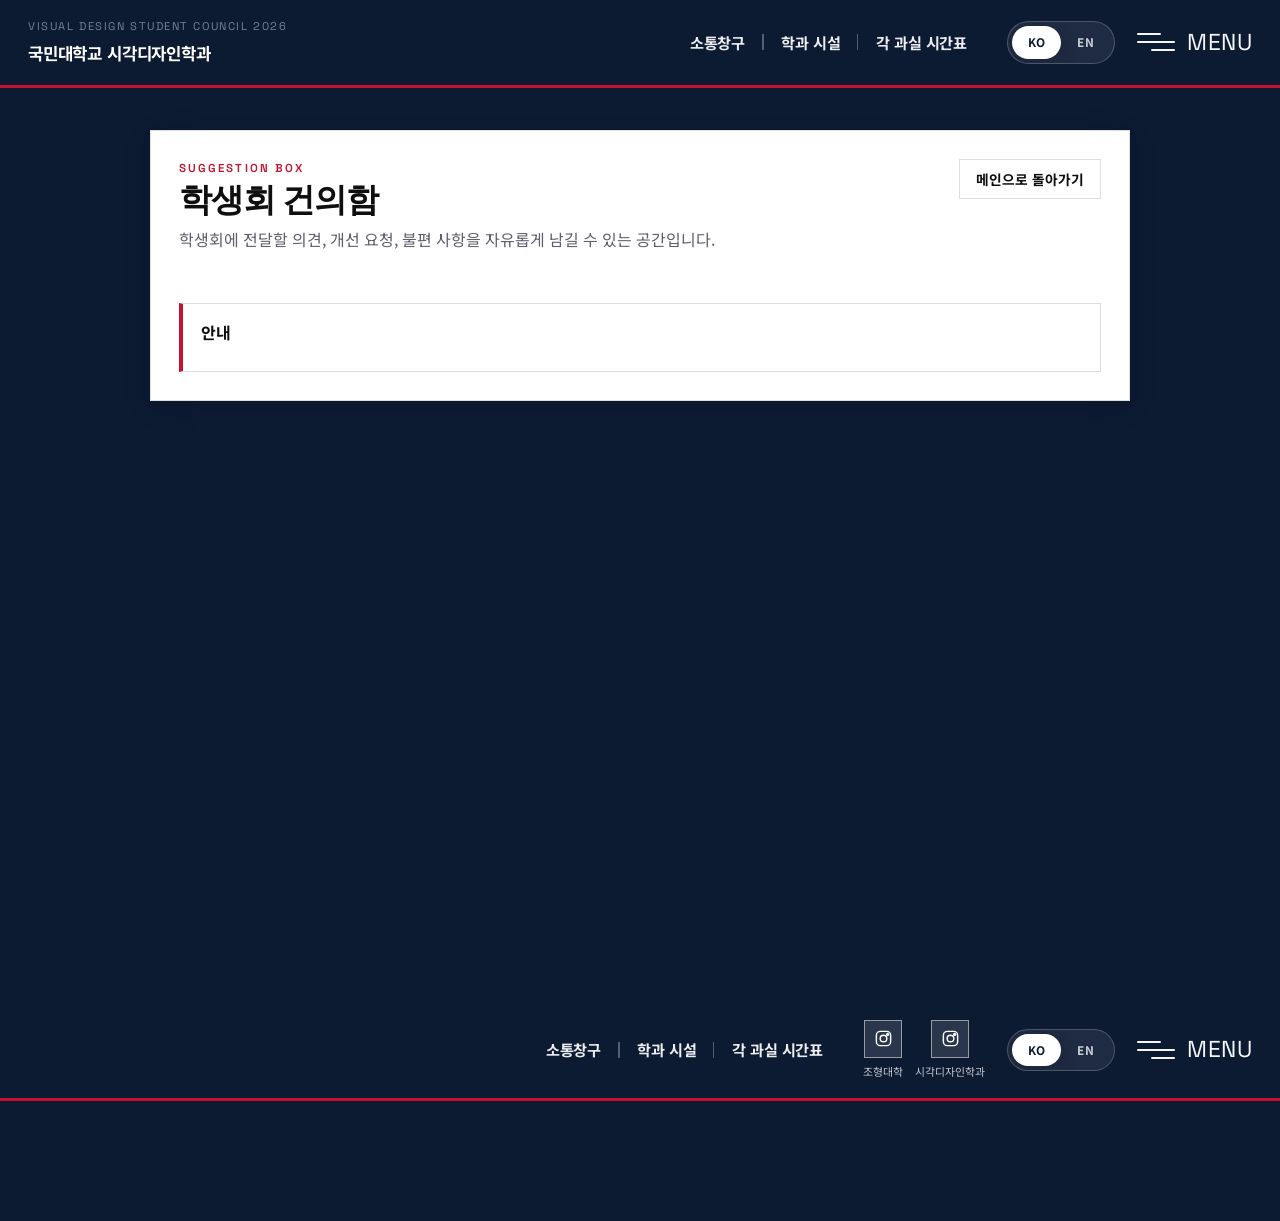
<file: suggestion.html>
<!DOCTYPE html>
<html lang="ko">
  <head>
    <meta charset="UTF-8" />
    <meta name="viewport" content="width=device-width, initial-scale=1.0" />
    <title>학생회 건의함</title>
    <link rel="preconnect" href="https://fonts.googleapis.com" />
    <link rel="preconnect" href="https://fonts.gstatic.com" crossorigin />
    <link
      href="https://fonts.googleapis.com/css2?family=Space+Grotesk:wght@400;500;700&family=Noto+Sans+KR:wght@400;500;700&display=swap"
      rel="stylesheet"
    />
    <link rel="stylesheet" href="styles.css" />
  </head>
  <body>
    <header class="site-header site-header-top-copy intro-board intro-board-header">
      <div class="site-header-inner site-header-simple">
        <div class="brand-block">
          <p class="brand-year">Visual Design Student Council 2026</p>
          <strong>국민대학교 시각디자인학과</strong>
        </div>
        <div class="header-tools"></div>
      </div>
    </header>

    <main class="landing-page">
      <section class="calendar-shell" style="max-width: 980px; margin: 0 auto;">
        <article class="calendar-panel">
          <div class="panel-header">
            <div>
              <p class="panel-kicker">Suggestion Box</p>
              <h2>학생회 건의함</h2>
              <p class="panel-description">학생회에 전달할 의견, 개선 요청, 불편 사항을 자유롭게 남길 수 있는 공간입니다.</p>
            </div>
            <div class="panel-actions">
              <a class="inline-link" href="index.html">메인으로 돌아가기</a>
            </div>
          </div>

          <div class="notice-card" style="margin-top: 28px;">
            <strong style="display:block; margin-bottom: 10px;">안내</strong>
            <p class="month-summary">현재는 배포용 1차 화면이라 실시간 접수 시스템 대신 안내 페이지로 연결되어 있습니다. 제출용 폼이나 익명 제보 링크가 확정되면 바로 이 페이지에 연결할 수 있습니다.</p>
          </div>
        </article>
      </section>
    </main>

    <header class="site-header site-header-footer intro-board intro-board-header">
      <div class="site-header-inner site-header-simple">
        <div class="social-links">
          <a class="social-item" href="https://www.instagram.com/kmudesign/" target="_blank" rel="noreferrer" aria-label="국민대학교 조형대학 인스타그램">
            <span class="social-link">
              <svg viewBox="0 0 24 24" aria-hidden="true">
                <rect x="3" y="3" width="18" height="18" rx="5" ry="5"></rect>
                <circle cx="12" cy="12" r="4.2"></circle>
                <circle cx="17.2" cy="6.8" r="1.2"></circle>
              </svg>
            </span>
            <span class="social-label">조형대학</span>
          </a>
          <a class="social-item" href="https://www.instagram.com/kmuvcdofficial/" target="_blank" rel="noreferrer" aria-label="국민대학교 시각디자인학과 학생회 인스타그램">
            <span class="social-link">
              <svg viewBox="0 0 24 24" aria-hidden="true">
                <rect x="3" y="3" width="18" height="18" rx="5" ry="5"></rect>
                <circle cx="12" cy="12" r="4.2"></circle>
                <circle cx="17.2" cy="6.8" r="1.2"></circle>
              </svg>
            </span>
            <span class="social-label">시각디자인학과</span>
          </a>
        </div>
      </div>
    </header>

    <script src="script.js"></script>
    <script src="language.js"></script>
  </body>
</html>
</file>
<file: styles.css>
/* =============================================================================
   KMU Visual Design — Official Design System
   ============================================================================= */

:root {
  --bg: #f4f3ef;
  --bg-alt: #eceae4;
  --white: #ffffff;
  --ink: #0f0f0f;
  --muted: #5e5e6e;
  --subtle: #9a9aaa;
  --navy: #0c1a32;
  --navy-hover: #152644;
  --red: #c41230;
  --red-hover: #a50e28;
  --red-soft: rgba(196, 18, 48, 0.07);
  --teal: #1f6d63;
  --teal-hover: #16564f;
  --teal-soft: rgba(31, 109, 99, 0.1);
  --border: rgba(0, 0, 0, 0.08);
  --border-mid: rgba(0, 0, 0, 0.13);
  --border-strong: rgba(0, 0, 0, 0.22);
  --shadow-xs: 0 1px 4px rgba(0,0,0,0.05);
  --shadow-sm: 0 2px 12px rgba(0,0,0,0.07);
  --shadow-md: 0 6px 28px rgba(0,0,0,0.1), 0 2px 8px rgba(0,0,0,0.06);
  --shadow-lg: 0 16px 56px rgba(0,0,0,0.14);

  /* compatibility aliases for script.js rendered elements */
  --primary: var(--red);
  --primary-contrast: #ffffff;
  --accent: var(--red);
  --accent-soft: var(--red-soft);
  --panel: var(--white);
  --shadow: var(--shadow-md);
  --line: var(--border);
  --line-strong: var(--border-mid);
  --mint-deep: #c8c4bc;
  --ivory: #fbf7ee;
  --ivory-strong: #f2eadb;
}


* { box-sizing: border-box; }
html, body { margin: 0; min-height: 100%; }

body {
  font-family: "Noto Sans KR", sans-serif;
  color: var(--ink);
  background: #0c1a32;
  font-size: 16px;
  line-height: 1.6;
}

body.landing-intro-active { overflow: hidden; }
a { color: inherit; text-decoration: none; }

/* =============================================================================
   Intro — horse overlay hidden, board panels fade in smoothly
   ============================================================================= */

.landing-intro { display: none !important; }

body.landing-intro-active .intro-board { opacity: 0; }

body.landing-intro-active .intro-board,
body.landing-intro-active .intro-board-pillars,
body.landing-intro-active .intro-board-header,
body.landing-intro-active .intro-board-hero,
body.landing-intro-active .intro-board-calendar {
  animation: officialFadeUp 0.6s 0s ease forwards;
}

body.intro-complete .landing-intro { display: none !important; }

body.homepage-board-enter .intro-board,
body.homepage-board-enter .pillars-section-compact {
  opacity: 0;
  will-change: transform, opacity;
  animation: boardCollideTop 0.96s 0s cubic-bezier(0.2, 0.9, 0.22, 1) forwards;
}

body.homepage-board-enter .intro-board-header {
  animation: boardCollideTop 0.96s 0s cubic-bezier(0.2, 0.9, 0.22, 1) forwards;
}

body.homepage-board-enter .intro-board-pillars {
  animation: boardCollideLeft 0.96s 0s cubic-bezier(0.2, 0.9, 0.22, 1) forwards;
}

body.homepage-board-enter .intro-board-hero {
  animation: boardCollideRight 0.96s 0s cubic-bezier(0.2, 0.9, 0.22, 1) forwards;
}

body.homepage-board-enter .intro-board-calendar {
  animation: boardCollideBottom 0.96s 0s cubic-bezier(0.2, 0.9, 0.22, 1) forwards;
}

@keyframes officialFadeUp {
  0%   { opacity: 0; transform: translateY(20px); }
  100% { opacity: 1; transform: translateY(0); }
}

@keyframes boardCollideLeft {
  0% { opacity: 0; transform: translate3d(-42px, 18px, 0) scale(0.97) rotate(-1deg); }
  62% { opacity: 1; transform: translate3d(12px, -5px, 0) scale(1.012) rotate(0.45deg); }
  100% { opacity: 1; transform: translate3d(0, 0, 0) scale(1) rotate(0); }
}

@keyframes boardCollideRight {
  0% { opacity: 0; transform: translate3d(48px, 22px, 0) scale(0.965) rotate(1.1deg); }
  60% { opacity: 1; transform: translate3d(-14px, -6px, 0) scale(1.014) rotate(-0.45deg); }
  100% { opacity: 1; transform: translate3d(0, 0, 0) scale(1) rotate(0); }
}

@keyframes boardCollideBottom {
  0% { opacity: 0; transform: translate3d(0, 44px, 0) scale(0.972); }
  58% { opacity: 1; transform: translate3d(0, -12px, 0) scale(1.01); }
  100% { opacity: 1; transform: translate3d(0, 0, 0) scale(1); }
}

@keyframes boardCollideTop {
  0% { opacity: 0; transform: translate3d(0, -32px, 0) scale(0.985); }
  62% { opacity: 1; transform: translate3d(0, 8px, 0) scale(1.006); }
  100% { opacity: 1; transform: translate3d(0, 0, 0) scale(1); }
}

/* =============================================================================
   Page Layout
   ============================================================================= */

.landing-page, .portal-page, .calendar-page, .cafeteria-page, .board-page {
  min-height: 100vh;
  padding: 28px;
}

.dashboard-layout, .portal-shell, .calendar-shell, .cafeteria-shell, .board-shell {
  width: min(1460px, 100%);
  margin: 0 auto;
}

/* =============================================================================
   Site Header — dark navy bar
   ============================================================================= */

.site-header {
  padding: 0;
  background: var(--navy);
  border-bottom: 3px solid var(--red);
}

main + .site-header { padding: 0; }

.site-header-top-copy { margin-bottom: 14px; }

.site-header-footer .site-header-inner { justify-content: flex-end; }

.site-header-inner {
  width: 100%;
  max-width: none;
  margin: 0;
  display: flex;
  align-items: center;
  justify-content: space-between;
  gap: 18px;
  padding: 18px 28px;
  border-radius: 0;
  border: none;
  background: transparent;
  box-shadow: none;
  backdrop-filter: none;
}

.site-header-simple { justify-content: space-between; }

.brand-block { min-width: 240px; }

.brand-year {
  margin: 0 0 4px;
  font-family: "Space Grotesk", sans-serif;
  letter-spacing: 0.14em;
  text-transform: uppercase;
  color: rgba(255,255,255,0.45);
  font-size: 0.7rem;
}

.brand-block strong {
  font-size: 1.05rem;
  color: #ffffff;
  font-weight: 700;
  letter-spacing: -0.01em;
}

.social-link {
  display: inline-flex;
  align-items: center;
  justify-content: center;
  width: 38px;
  height: 38px;
  border-radius: 8px;
  border: 1px solid rgba(255,255,255,0.5);
  background: rgba(255,255,255,0.12);
  color: #ffffff;
  transition: background 160ms, color 160ms, border-color 160ms;
}

.social-link:hover {
  background: rgba(255,255,255,0.25);
  color: #ffffff;
  border-color: rgba(255,255,255,0.8);
}

.social-link svg {
  width: 19px; height: 19px;
  stroke: currentColor; fill: none; stroke-width: 1.8;
}

.social-links { display: flex; align-items: flex-start; gap: 12px; }
.social-item { display: flex; flex-direction: column; align-items: center; gap: 5px; }
.social-label { font-size: 0.68rem; color: rgba(255,255,255,0.75); }

.header-tools { display: flex; align-items: center; gap: 22px; margin-left: auto; }

.utility-links { display: flex; align-items: center; gap: 0; }
.utility-link,
.utility-link-button {
  position: relative;
  display: inline-flex;
  align-items: center;
  justify-content: center;
  min-height: 32px;
  color: rgba(255,255,255,0.92);
  font-family: "Noto Sans KR", sans-serif;
  font-size: 0.95rem;
  font-weight: 700;
  line-height: 1;
  letter-spacing: -0.01em;
  text-decoration: none;
  background: transparent;
  border: none;
  padding: 0 18px;
  white-space: nowrap;
  appearance: none;
  -webkit-appearance: none;
  transition: color 180ms ease, opacity 180ms ease;
}
.utility-link:hover,
.utility-link-button:hover { color: #ffffff; }
.utility-group {
  position: relative;
  display: flex;
  align-items: center;
}
.utility-group::before,
.utility-group::after,
.utility-link + .utility-link::before {
  content: "";
  position: absolute;
  top: calc(50% - 8px);
  width: 1px;
  height: 16px;
  background: rgba(255,255,255,0.3);
}
.utility-group::before { left: 0; }
.utility-group::after { right: 0; }
.utility-links > .utility-group:first-child::before { display: none; }
.utility-link + .utility-link::before { left: 0; }
.utility-link-button {
  cursor: default;
  margin: 0;
}
.utility-dropdown {
  position: absolute;
  top: calc(100% + 4px);
  left: 0;
  min-width: 188px;
  display: grid;
  gap: 0;
  padding: 10px 0;
  border: 1px solid rgba(255,255,255,0.14);
  background: rgba(8, 17, 34, 0.96);
  box-shadow: 0 18px 40px rgba(0,0,0,0.26);
  opacity: 0;
  visibility: hidden;
  transform: translateY(-4px);
  transition: opacity 200ms ease, transform 220ms ease, visibility 220ms ease;
  pointer-events: none;
  z-index: 30;
}
.utility-dropdown::before {
  content: "";
  position: absolute;
  left: 0;
  right: 0;
  top: -10px;
  height: 10px;
}
.utility-group:hover .utility-dropdown,
.utility-group:focus-within .utility-dropdown,
.utility-dropdown:hover {
  opacity: 1;
  visibility: visible;
  transform: translateY(0);
  pointer-events: auto;
}
.utility-dropdown-link {
  display: flex;
  align-items: center;
  min-height: 42px;
  color: rgba(255,255,255,0.9);
  text-decoration: none;
  padding: 10px 16px;
  border-top: 1px solid rgba(255,255,255,0.08);
  background: rgba(255,255,255,0.02);
  font-size: 0.92rem;
  font-weight: 700;
  white-space: nowrap;
  transition: background 180ms ease, color 180ms ease, padding-left 180ms ease, border-color 180ms ease;
}
.utility-dropdown-link:first-child {
  border-top: 0;
}
.utility-dropdown-link:hover {
  background: rgba(255,255,255,0.12);
  color: #ffffff;
  border-color: rgba(255,255,255,0.18);
  padding-left: 20px;
}

.language-switch {
  position: relative;
  display: inline-grid;
  grid-template-columns: repeat(2, minmax(0, 1fr));
  align-items: center;
  gap: 0;
  padding: 4px;
  min-width: 108px;
  border-radius: 999px;
  border: 1px solid rgba(255,255,255,0.2);
  background: rgba(255,255,255,0.08);
  overflow: hidden;
}

.language-switch-thumb {
  position: absolute;
  top: 4px;
  left: 4px;
  width: calc(50% - 4px);
  height: calc(100% - 8px);
  border-radius: 999px;
  background: #ffffff;
  box-shadow: 0 6px 18px rgba(7, 17, 32, 0.16);
  transform: translateX(0);
  transition: transform 340ms cubic-bezier(0.16, 0.84, 0.24, 1), width 340ms ease;
}

.language-switch[data-active-lang="en"] .language-switch-thumb {
  transform: translateX(100%);
}

.language-switch.is-switching .language-switch-thumb {
  transition-duration: 360ms;
}

.lang-button {
  position: relative;
  z-index: 1;
  border: none;
  background: transparent;
  color: rgba(255,255,255,0.78);
  font: inherit;
  font-size: 0.74rem;
  font-weight: 700;
  letter-spacing: 0.04em;
  padding: 7px 12px;
  border-radius: 999px;
  cursor: pointer;
  transition: color 180ms ease, transform 180ms ease;
}

.lang-button:hover {
  color: #ffffff;
}

.lang-button.active {
  color: var(--navy);
}

.menu-trigger {
  display: inline-flex;
  align-items: center;
  gap: 12px;
  border: none;
  background: transparent;
  color: rgba(255, 255, 255, 0.96);
  font: inherit;
  font-size: 0.9rem;
  font-weight: 400;
  letter-spacing: 0.1em;
  text-transform: uppercase;
  padding: 0;
  border-radius: 0;
  cursor: pointer;
  transition: color 240ms ease, transform 260ms cubic-bezier(0.16, 0.84, 0.24, 1);
}

.menu-trigger-icon {
  display: inline-grid;
  justify-items: start;
  gap: 6px;
}

.menu-trigger-line {
  display: block;
  height: 2px;
  border-radius: 999px;
  background: currentColor;
  transition: width 680ms cubic-bezier(0.18, 0.9, 0.22, 1), transform 680ms cubic-bezier(0.18, 0.9, 0.22, 1);
}

.menu-trigger-line-top {
  width: 24px;
}

.menu-trigger-line-mid {
  width: 38px;
}

.menu-trigger-line-bottom {
  width: 24px;
  justify-self: end;
}

.menu-trigger-label {
  line-height: 1;
  font-family: "Space Grotesk", sans-serif;
  font-size: 1.44rem;
  font-weight: 400;
  letter-spacing: 0.02em;
}

.menu-trigger:hover {
  color: #ffffff;
  transform: translateY(-1px);
}

.menu-trigger:hover .menu-trigger-line-top,
.menu-trigger:hover .menu-trigger-line-bottom {
  width: 38px;
}

.menu-hover-layer {
  position: fixed;
  inset: 78px 0 0 0;
  z-index: 70;
  pointer-events: none;
}

.menu-dim {
  position: absolute;
  inset: 0;
  background: rgba(8, 14, 26, 0.22);
  opacity: 0;
  transition: opacity 220ms ease;
}

.menu-panel {
  position: absolute;
  top: 6px;
  right: 18px;
  width: min(560px, calc(100vw - 18px));
  min-height: 0;
  padding: 18px 22px 20px;
  border-radius: 24px;
  border: 1px solid rgba(12, 26, 50, 0.12);
  background: linear-gradient(180deg, rgba(255,255,255,0.98) 0%, rgba(246, 241, 232, 0.98) 100%);
  box-shadow: 0 24px 54px rgba(7, 17, 32, 0.22);
  transform: translate3d(18px, -10px, 0) scale(0.985);
  opacity: 0;
  transition: transform 220ms cubic-bezier(0.2, 0.88, 0.24, 1), opacity 180ms ease;
}

.menu-panel-body {
  margin-top: 0;
  display: block;
}

.menu-shortcut-grid {
  display: grid;
  grid-template-columns: repeat(2, minmax(0, 1fr));
  gap: 18px 20px;
}

.menu-shortcut-card {
  display: grid;
  justify-items: center;
  min-width: 0;
  gap: 10px;
  color: var(--ink);
  text-decoration: none;
  transition: transform 280ms cubic-bezier(0.2, 0.84, 0.24, 1), color 220ms ease;
}

.menu-shortcut-card:hover {
  transform: translateY(-4px);
}

.menu-shortcut-icon {
  width: 74px;
  height: 74px;
  display: inline-flex;
  align-items: center;
  justify-content: center;
  border-radius: 24px;
  background: rgba(12, 26, 50, 0.07);
  color: var(--navy);
  box-shadow: 0 10px 20px rgba(7, 17, 32, 0.08);
  transition: transform 280ms cubic-bezier(0.2, 0.84, 0.24, 1), background 220ms ease, box-shadow 220ms ease;
}

.menu-shortcut-card:hover .menu-shortcut-icon {
  transform: translateY(-2px);
  background: rgba(12, 26, 50, 0.1);
  box-shadow: 0 14px 26px rgba(7, 17, 32, 0.12);
}

.menu-shortcut-icon svg {
  width: 38px;
  height: 38px;
}

.menu-shortcut-copy {
  display: block;
}

.menu-shortcut-copy strong {
  font-size: 0.96rem;
  line-height: 1.2;
  white-space: nowrap;
}

body.menu-hover-open .menu-hover-layer {
  pointer-events: auto;
}

body.menu-hover-open .menu-dim {
  opacity: 1;
}

body.menu-hover-open .menu-panel {
  transform: translate3d(0, 0, 0) scale(1);
  opacity: 1;
}

/* =============================================================================
   Dashboard Layout
   ============================================================================= */

.dashboard-layout {
  min-height: calc(100vh - 80px);
  display: grid;
  grid-template-columns: minmax(320px, 0.82fr) minmax(0, 1.18fr);
  gap: 28px;
  align-items: stretch;
}

.hero-stack { display: flex; flex-direction: column; gap: 8px; min-height: 100%; }
.hero-stack.intro-board-hero { max-width: 540px; }
.dashboard-layout > .year-panel { width: 100%; margin-left: 0; }

.dashboard-side-column {
  display: grid;
  gap: 18px;
  align-self: stretch;
}

.homepage-intro-banner {
  display: grid;
  gap: 10px;
  padding: 24px 26px;
  border: 1px solid rgba(12, 26, 50, 0.14);
  background: linear-gradient(180deg, rgba(255,255,255,0.98) 0%, rgba(246, 241, 232, 0.98) 100%);
}

.homepage-intro-kicker {
  margin: 0;
  font-family: "Space Grotesk", sans-serif;
  font-size: 0.72rem;
  letter-spacing: 0.16em;
  text-transform: uppercase;
  color: var(--red);
  font-weight: 700;
}

.homepage-intro-banner h2 {
  margin: 0;
  font-family: "Space Grotesk", sans-serif;
  font-size: clamp(2rem, 3vw, 2.9rem);
  line-height: 1.02;
  letter-spacing: -0.04em;
  color: #111111;
}

.homepage-intro-banner h2 span {
  display: block;
}

.dashboard-promo-column {
  display: grid;
  grid-template-rows: auto 1fr;
  gap: 18px;
  align-content: stretch;
  min-height: 100%;
}

.promo-panel {
  position: relative;
  align-self: start;
}

.promo-shell {
  display: grid;
  gap: 14px;
  padding: 18px;
  border: 1px solid rgba(12, 26, 50, 0.14);
  background: linear-gradient(180deg, rgba(255,255,255,0.98) 0%, rgba(246, 241, 232, 0.98) 100%);
}

.promo-header {
  display: grid;
  gap: 6px;
}

.promo-header h3 {
  font-size: clamp(1.3rem, 2.2vw, 1.8rem);
  line-height: 1;
}

.promo-carousel {
  position: relative;
  height: 100%;
  min-height: 420px;
  overflow: hidden;
  border: 1px solid rgba(12, 26, 50, 0.14);
  background: #0c1a32;
}

.promo-track {
  height: 100%;
  display: flex;
  transition: transform 280ms ease;
}

.promo-slide {
  position: relative;
  flex: 0 0 100%;
  min-height: 420px;
  height: 100%;
  overflow: hidden;
}

.promo-slide-link {
  display: block;
  color: inherit;
  text-decoration: none;
  cursor: pointer;
}

.promo-poster {
  position: absolute;
  inset: 0;
  width: 100%;
  height: 100%;
  object-fit: cover;
}

.promo-slide-placeholder {
  background: #8f939a;
}

.promo-placeholder-surface {
  position: absolute;
  inset: 0;
  background: #8f939a;
}

.promo-copy-dark {
  color: #ffffff;
}

.promo-title-dark {
  color: #ffffff;
}

.promo-meta-dark {
  color: rgba(255, 255, 255, 0.92);
}

.promo-overlay {
  position: absolute;
  inset: 0;
  background: linear-gradient(180deg, rgba(7, 17, 32, 0) 0%, rgba(7, 17, 32, 0.16) 40%, rgba(7, 17, 32, 0.58) 70%, rgba(7, 17, 32, 0.9) 100%);
}

.promo-copy {
  position: absolute;
  left: 24px;
  right: 24px;
  bottom: 24px;
  z-index: 2;
  display: grid;
  justify-items: start;
  text-align: left;
  gap: 6px;
  max-width: none;
  color: #ffffff;
}

.promo-title {
  font-family: "Space Grotesk", sans-serif;
  font-size: clamp(2.05rem, 3.6vw, 3.1rem);
  font-weight: 700;
  letter-spacing: 0.04em;
  line-height: 0.94;
}

.promo-meta {
  font-size: 0.92rem;
  line-height: 1.5;
  color: rgba(255, 255, 255, 0.92);
  word-break: keep-all;
}

.promo-arrow {
  position: absolute;
  top: 50%;
  z-index: 3;
  width: 30px;
  height: 54px;
  display: inline-flex;
  align-items: center;
  justify-content: center;
  border: 0;
  background: transparent;
  cursor: pointer;
  transform: translateY(-50%);
  transition: transform 180ms ease, opacity 180ms ease;
}

.promo-arrow:hover {
  opacity: 0.82;
}

.promo-arrow:active {
  transform: translateY(-50%) scale(0.96);
}

.promo-arrow img {
  width: 28px;
  height: 28px;
  display: block;
  object-fit: contain;
  filter: brightness(4) contrast(1.7) saturate(0);
  opacity: 1;
}

.promo-arrow-prev img {
  transform: translateX(2px);
}

.promo-arrow-next img {
  transform: translateX(-2px);
}

.promo-arrow-prev { left: 18px; }
.promo-arrow-next { right: 18px; }
.dashboard-layout > .year-panel { height: 100%; }

/* =============================================================================
   Panel Base
   ============================================================================= */

.hero-copy,
.portal-panel,
.year-panel,
.calendar-panel {
  border: 1px solid var(--border-mid);
  border-radius: 14px;
  background: var(--white);
  box-shadow: var(--shadow-md);
  backdrop-filter: none;
}

/* =============================================================================
   Pillars Section (출력실 / 기자재실)
   ============================================================================= */

.pillars-section {
  width: min(1380px, 100%);
  margin: 24px auto 0;
  padding: 20px 28px;
  border: 1px solid rgba(12, 26, 50, 0.1);
  border-radius: 14px;
  background: linear-gradient(180deg, #ffffff 0%, #f6f5f2 100%);
  box-shadow: 0 12px 28px rgba(7, 17, 32, 0.12);
  backdrop-filter: none;
}

.pillars-section-compact {
  margin: 14px auto 0;
  width: min(1380px, calc(100% - 56px));
  padding: 14px 20px;
  border-radius: 14px;
}

.pillars-grid {
  display: grid;
  grid-template-columns: repeat(3, minmax(0, 1fr));
  gap: 10px;
  margin-top: 14px;
}

.pillars-section-compact .pillars-grid { margin-top: 0; gap: 12px; }

.pillar-card {
  display: flex;
  align-items: center;
  gap: 12px;
  padding: 13px 14px;
  border-radius: 12px;
  border: 1px solid rgba(12, 26, 50, 0.16);
  background: linear-gradient(180deg, #ffffff 0%, #f7f6f3 100%);
  box-shadow: 0 12px 24px rgba(7, 17, 32, 0.16), 0 4px 10px rgba(7, 17, 32, 0.1), inset 0 1px 0 rgba(255, 255, 255, 0.98);
  transition: transform 180ms ease, background 180ms ease, box-shadow 180ms ease, border-color 180ms ease;
}

.pillars-section-compact .pillar-card { padding: 12px 14px; }

.pillar-card:hover {
  transform: translateY(-4px);
  background: linear-gradient(180deg, #ffffff 0%, #f9f8f5 100%);
  border-color: rgba(196, 18, 48, 0.26);
  box-shadow: 0 16px 28px rgba(7, 17, 32, 0.18), 0 0 0 1px rgba(196, 18, 48, 0.08);
}

.pillar-icon {
  display: inline-flex;
  align-items: center;
  justify-content: center;
  width: 46px; height: 46px;
  border-radius: 8px;
  background: linear-gradient(180deg, rgba(196, 18, 48, 0.14), rgba(196, 18, 48, 0.08));
  color: var(--red);
  box-shadow: inset 0 1px 0 rgba(255,255,255,0.62);
  flex-shrink: 0;
}

.pillars-section-compact .pillar-icon { width: 40px; height: 40px; }

.pillar-card:active { transform: translateY(-1px) scale(0.995); }

.pillar-icon svg {
  width: 22px; height: 22px;
  stroke: currentColor; fill: none;
  stroke-width: 2; stroke-linecap: round; stroke-linejoin: round;
}

.pillar-name { font-size: 0.95rem; font-weight: 800; color: #111111; }
.pillars-section-compact .pillar-name { font-size: 0.95rem; }

/* =============================================================================
   Typography
   ============================================================================= */

.hero-label, .visual-kicker, .portal-eyebrow, .panel-kicker, .month-label {
  margin: 0 0 6px;
  font-family: "Space Grotesk", sans-serif;
  font-size: 0.72rem;
  letter-spacing: 0.18em;
  text-transform: uppercase;
  color: var(--red);
  font-weight: 600;
}

h1, h2, h3, h4, strong, p { margin: 0; }

h1, h2, h3 {
  font-family: "Space Grotesk", sans-serif;
  letter-spacing: -0.03em;
}

h1 {
  font-size: clamp(2rem, 3.4vw, 3.4rem);
  line-height: 1.06;
  max-width: 13ch;
  word-break: keep-all;
}

.hero-description, .panel-description, .source-note,
.portal-panel p, .month-event-list li, .month-summary {
  color: var(--muted);
  line-height: 1.75;
}

.hero-description { margin-top: 18px; font-size: 1rem; }
.hero-copy h1 {
  margin-left: -4px;
}


/* =============================================================================
   Hero Copy
   ============================================================================= */

.hero-copy {
  padding: 26px 28px 26px 36px;
  display: flex;
  flex-direction: column;
  align-self: start;
}


/* =============================================================================
   Portal Panel Block
   ============================================================================= */

.portal-actions { display: grid; gap: 12px; margin-top: 24px; }

.portal-panel-block {
  padding: 28px 30px 30px;
  border: 1px solid var(--border-mid);
  border-radius: 14px;
  background: var(--white);
  box-shadow: var(--shadow-md);
  margin-top: auto;

  backdrop-filter: none;
}

.portal-heading { margin-top: 0; }

.portal-heading h2 {
  font-size: clamp(1.6rem, 2.4vw, 2.4rem);
  line-height: 1;
}

.portal-button, .month-card {
  transition: background 180ms ease, border-color 180ms ease, transform 180ms ease, box-shadow 180ms ease;
}

.portal-button { padding: 20px 22px; border-radius: 8px; }

.portal-button:hover, .month-card:hover {
  filter: none;
}

.portal-button.primary { background: linear-gradient(180deg, #d61b3c 0%, var(--red) 100%); color: #ffffff; box-shadow: 0 8px 16px rgba(7, 17, 32, 0.12); }
.portal-button.primary:hover { background: linear-gradient(180deg, #de2144 0%, var(--red-hover) 100%); transform: translateY(-3px); box-shadow: 0 12px 20px rgba(7, 17, 32, 0.16); }

.portal-button.secondary {
  border: 1px solid rgba(12, 26, 50, 0.18);
  background: linear-gradient(180deg, #fffdfa 0%, #f3efe6 100%);
  color: var(--ink);
  box-shadow: 0 10px 22px rgba(7, 17, 32, 0.1);
  position: relative;
}

.portal-button.secondary::before {
  content: "";
  position: absolute;
  inset: 0 auto 0 0;
  width: 6px;
  border-radius: 8px 0 0 8px;
  background: linear-gradient(180deg, #14305d 0%, #244a88 100%);
}

.portal-button.secondary .button-title {
  color: #0e2345;
  font-weight: 800;
}

.portal-button.secondary .button-meta {
  color: #334154;
  opacity: 1;
}

.portal-button.secondary:hover {
  transform: translateY(-3px);
  border-color: rgba(20, 48, 93, 0.34);
  background: linear-gradient(180deg, #ffffff 0%, #f7f3eb 100%);
  box-shadow: 0 18px 30px rgba(7, 17, 32, 0.16);
}

.button-title, .button-meta { display: block; }
.button-title { font-weight: 700; font-size: 1rem; }
.button-meta { margin-top: 6px; opacity: 0.82; line-height: 1.5; font-size: 0.9rem; color: inherit; }

/* =============================================================================
   Year Panel / Calendar Panel
   ============================================================================= */

.year-panel, .calendar-panel { padding: 28px; }

.panel-header, .calendar-topbar, .month-header {
  display: flex; align-items: flex-start;
  justify-content: space-between; gap: 16px;
}

.year-panel .panel-header {
  display: flex;
  align-items: flex-start;
  justify-content: space-between;
  gap: 24px;
}

.panel-header h2, .calendar-topbar h2, .month-header h2 {
  font-size: clamp(1.7rem, 2.6vw, 2.6rem);
  line-height: 1;
}

.panel-description { margin-top: 8px; }

.panel-actions { display: flex; flex-direction: row; align-items: center; justify-content: flex-end; gap: 12px; margin-top: 0; flex-wrap: wrap; }

/* =============================================================================
   View Tabs
   ============================================================================= */

.view-tabs { display: flex; gap: 10px; }

.view-tab {
  border: 1px solid var(--border-mid);
  border-radius: 8px;
  padding: 8px 16px;
  font: inherit; font-weight: 700;
  cursor: pointer;
  background: var(--white);
  color: var(--muted);
  transition: background 160ms, color 160ms, border-color 160ms;
}

.view-tab:hover { background: var(--bg); color: var(--ink); }

.view-tab.event { color: #111111; }

.view-tab.academic.active {
  background: var(--navy);
  color: #ffffff;
  border-color: var(--navy);
  box-shadow: none;
}

.view-tab.event.active {
  background: var(--teal);
  color: #ffffff;
  border-color: var(--teal);
  box-shadow: none;
}

.view-panel { display: none; }
.view-panel.active { display: block; }

/* =============================================================================
   Calendar Carousel
   ============================================================================= */

.year-calendar-grid {
  display: grid;
  grid-template-columns: repeat(3, minmax(0, 1fr));
  gap: 14px;
  margin-top: 0;
}

.calendar-carousel {
  display: grid;
  grid-template-columns: 48px minmax(0, 1fr) 48px;
  gap: 14px;
  align-items: center;
  margin-top: 22px;
}

.calendar-viewport {
  position: relative;
  overflow-x: clip;
  overflow-y: visible;
  padding: 18px 0 26px;
  margin: -18px 0 -26px;
}
.calendar-track { display: flex; transition: transform 260ms ease; will-change: transform; }
.calendar-slide {
  flex: 0 0 100%;
  padding: 10px 0;
  display: grid;
  gap: 18px;
}

.carousel-arrow {
  width: 48px; height: 48px;
  border: 1.5px solid var(--border-strong);
  border-radius: 8px;
  background: var(--white);
  color: var(--navy);
  font-size: 1.3rem;
  font-weight: 700;
  cursor: pointer;
  box-shadow: var(--shadow-sm);
  transition: background 160ms, box-shadow 160ms, opacity 160ms;
}

.carousel-arrow:hover:not(:disabled) {
  background: var(--navy);
  color: var(--white);
  box-shadow: var(--shadow-md);
}
.carousel-arrow:disabled { opacity: 0.2; cursor: default; }
.carousel-arrow.is-hidden { opacity: 0; pointer-events: none; }

.calendar-section-header h3 { font-size: 2.1rem; font-weight: 700; line-height: 1; }

.calendar-section-header {
  display: flex;
  align-items: flex-start;
  justify-content: space-between;
  gap: 16px;
  min-height: 78px;
  padding: 10px 4px 4px;
}

.calendar-section-header > div {
  display: grid;
  align-content: start;
  min-height: 72px;
}

.carousel-status { display: flex; justify-content: center; gap: 6px; margin-top: 14px; }

.carousel-dot {
  width: 7px; height: 7px;
  border-radius: 999px;
  background: var(--border-strong);
}

.carousel-dot.active { background: var(--red); }

/* =============================================================================
   List Panel / Schedule List
   ============================================================================= */

.list-panel {
  margin-top: 20px; padding: 20px;
  border-radius: 10px;
  border: 1px solid var(--border-mid);
  background: var(--white);
}

.list-panel h3 { font-size: 1.35rem; }

.schedule-list {
  list-style: none; margin: 14px 0 0; padding: 0;
  display: grid; gap: 8px;
}

.schedule-item {
  display: grid; gap: 5px;
  padding: 12px 14px;
  border-radius: 8px;
  border: 1px solid var(--border);
  border-left: 3px solid var(--border-strong);
  background: var(--white);
}

.schedule-item.event {
  border-left-color: var(--teal);
  background: var(--teal-soft);
  border-color: rgba(31, 109, 99, 0.24);
}

.schedule-date { font-weight: 700; color: var(--red); }
.schedule-item.event .schedule-date { color: var(--teal); }
.schedule-text { color: var(--ink); line-height: 1.6; }

/* =============================================================================
   Vacation Grid / Month Cards
   ============================================================================= */

.vacation-grid {
  display: grid;
  grid-template-columns: repeat(2, minmax(0, 1fr));
  gap: 14px;
  margin-top: 0;
}

.month-card {
  display: block; padding: 15px;
  border-radius: 10px;
  border: 1px solid rgba(171, 154, 123, 0.26);
  background: var(--ivory);
}

.month-card.active {
  border-color: rgba(196, 18, 48, 0.52);
  background: #fff3f2;
  box-shadow: inset 0 0 0 1px rgba(196, 18, 48, 0.18), inset 0 2px 6px rgba(196, 18, 48, 0.08);
}

.month-card:hover {
  background: #fffaf1;
  border-color: rgba(196, 18, 48, 0.36);
}

.month-card:active {
  background: #fff0ee;
  border-color: rgba(196, 18, 48, 0.5);
  box-shadow: inset 0 2px 6px rgba(196, 18, 48, 0.12);
}

.vacation-card {
  background: var(--ivory);
  border-color: rgba(171, 154, 123, 0.26);
}

.month-card-header {
  display: flex; align-items: flex-start;
  justify-content: space-between; gap: 8px; margin-bottom: 8px;
}

.month-card-header h3 { font-size: 1.3rem; font-weight: 700; }

.event-count {
  padding: 3px 8px;
  border-radius: 10px;
  background: var(--red-soft);
  color: var(--red);
  font-size: 0.7rem; font-weight: 700;
}

/* =============================================================================
   Mini Calendar
   ============================================================================= */

.mini-weekdays, .mini-days, .calendar-weekdays, .calendar-days {
  display: grid;
  grid-template-columns: repeat(7, minmax(0, 1fr));
}

.mini-weekdays, .calendar-weekdays { margin-bottom: 5px; }

.mini-weekdays span, .calendar-weekdays span {
  text-align: center; color: var(--muted); font-size: 0.72rem;
}

.mini-days { gap: 3px; }

.mini-day {
  aspect-ratio: 1;
  display: grid; place-items: center;
  border-radius: 6px;
  font-size: 0.72rem; color: var(--muted);
  background: var(--ivory-strong);
}

.mini-day.outside { opacity: 0.2; }
.mini-day.has-event { background: var(--red-soft); color: var(--red); font-weight: 700; }
.mini-day.student-event { background: var(--teal-soft); color: var(--teal); }

.month-summary { display: none; }

.source-note { margin-top: 14px; font-size: 0.86rem; text-align: right; }
.source-note a { text-decoration: underline; text-underline-offset: 3px; }

/* =============================================================================
   Inline Link / Buttons
   ============================================================================= */

.inline-link {
  display: inline-flex; align-items: center; justify-content: center;
  padding: 8px 16px;
  border-radius: 8px;
  border: 1px solid var(--border-mid);
  background: var(--white); color: var(--ink);
  font: inherit; font-size: 0.86rem; font-weight: 700;
  cursor: pointer; white-space: nowrap;
  transition: background 160ms, border-color 160ms;
}

.inline-link:hover { background: var(--bg); border-color: var(--border-strong); }

.inline-link.primary { background: var(--red); color: #ffffff; border-color: transparent; }
.inline-link.primary:hover { background: var(--red-hover); }

.home-icon-link {
  width: 44px;
  height: 44px;
  padding: 0;
  border-radius: 999px;
  background: var(--navy);
  color: #ffffff;
  border-color: transparent;
  box-shadow: 0 10px 22px rgba(7, 17, 32, 0.16);
}

.home-icon-link:hover {
  background: #152644;
  border-color: transparent;
}

.home-icon-link img {
  width: 20px;
  height: 20px;
  display: block;
}

.inline-link.primary.home-icon-link {
  background: var(--navy);
  color: #ffffff;
  border-color: transparent;
}

.inline-link.primary.home-icon-link:hover {
  background: #152644;
  border-color: transparent;
}

.notice-mint-link { background: var(--bg); color: var(--ink); border-color: var(--border-mid); }
.notice-mint-link:hover { background: var(--bg-alt); }

.board-bottom-link { margin-top: 20px; }

/* =============================================================================
   Portal Shell (students / returning pages)
   ============================================================================= */

.portal-shell {
  min-height: calc(100vh - 80px);
  display: grid; place-items: center;
}

.board-shell { min-height: calc(100vh - 80px); width: min(1480px, 100%); }
.portal-panel { width: min(760px, 100%); padding: 42px; }
.portal-panel h2 { font-size: clamp(1.8rem, 3.4vw, 3rem); line-height: 1; }
.portal-panel p { margin-top: 16px; }

/* =============================================================================
   Board Page
   ============================================================================= */

.board-page { overflow: hidden; padding-top: 28px; }

.board-page-top {
  position: relative;
  display: flex;
  align-items: flex-start;
  justify-content: space-between;
  gap: 28px;
  margin-bottom: 24px;
  padding: 30px 32px;
  border: 1px solid rgba(255,255,255,0.12);
  border-radius: 26px;
  background:
    radial-gradient(circle at top right, rgba(255,255,255,0.14), transparent 28%),
    linear-gradient(135deg, #0c1a32 0%, #132746 52%, #1c355b 100%);
  box-shadow: 0 22px 48px rgba(7, 17, 32, 0.2);
  overflow: hidden;
}

.board-page-top::after {
  content: "";
  position: absolute;
  inset: auto -70px -80px auto;
  width: 240px;
  height: 240px;
  border-radius: 999px;
  background: rgba(255,255,255,0.06);
}

.board-page-top > div:first-child {
  position: relative;
  z-index: 1;
}

.board-page-top .portal-eyebrow {
  color: rgba(255,255,255,0.72);
  margin-bottom: 12px;
}

.board-page-title {
  max-width: none;
  font-size: clamp(2.3rem, 3.8vw, 3.8rem);
  letter-spacing: -0.05em;
  color: #ffffff;
  line-height: 0.98;
}

.board-profile {
  position: relative;
  z-index: 1;
  display: grid;
  gap: 6px;
  padding: 18px 20px;
  border-radius: 16px;
  background: rgba(255,255,255,0.96);
  border: 1px solid rgba(12, 26, 50, 0.08);
  box-shadow: 0 18px 34px rgba(7, 17, 32, 0.14);
}

.profile-label, .board-grade-tag, .board-time {
  font-size: 0.7rem; color: var(--muted);
  letter-spacing: 0.06em; text-transform: uppercase;
}

.profile-name { font-size: 1.1rem; }
.board-profile-top { min-width: 300px; }
.board-top-actions { display: flex; gap: 8px; flex-wrap: wrap; }

.board-page-top .inline-link {
  background: #ffffff;
}

/* =============================================================================
   Notice Strip
   ============================================================================= */

.notice-strip { display: grid; gap: 8px; margin-bottom: 18px; }

.notice-card {
  display: grid;
  grid-template-columns: auto minmax(0, 1fr) auto;
  align-items: center; gap: 16px;
  padding: 16px 18px;
  border: 1px solid var(--border-mid);
  border-left: 4px solid var(--red);
  border-radius: 10px;
  background: var(--white);
}

.notice-card p { margin-top: 3px; color: var(--muted); line-height: 1.5; font-size: 0.92rem; }

.notice-chip {
  display: inline-flex; align-items: center; justify-content: center;
  min-width: 46px; padding: 5px 10px;
  border-radius: 6px;
  border: 1px solid var(--red);
  color: var(--red); font-weight: 700;
  background: var(--white); font-size: 0.72rem;
  letter-spacing: 0.06em;
}

/* =============================================================================
   Board Feed Panel
   ============================================================================= */

.composer-header h2, .posts-panel h2 { font-size: 1.55rem; }

.post-form input, .post-form textarea,
.profile-form input, .profile-form select,
.comment-form input {
  width: 100%;
  border: 1px solid var(--border-strong);
  border-radius: 8px;
  padding: 12px 14px;
  font: inherit;
  background: var(--white);
  color: var(--ink);
  transition: border-color 160ms, box-shadow 160ms;
}

.post-form input:focus, .post-form textarea:focus,
.profile-form input:focus, .profile-form select:focus,
.comment-form input:focus {
  outline: none;
  border-color: var(--red);
  box-shadow: 0 0 0 3px rgba(196,18,48,0.08);
}

.post-submit, .comment-form button {
  justify-self: start;
  border: 0; border-radius: 8px;
  padding: 10px 18px;
  font: inherit; font-weight: 700;
  cursor: pointer;
  background: var(--red); color: #ffffff;
  transition: background 160ms, transform 160ms;
}

.post-submit:hover, .comment-form button:hover {
  background: var(--red-hover);
  transform: translateY(-1px);
}

.board-feed-panel {
  min-height: calc(100vh - 250px); padding: 0; overflow: hidden;
  border: 1px solid var(--border-mid);
  border-radius: 10px;
  background: var(--white);
  box-shadow: var(--shadow-sm);
}

.board-table-head {
  display: grid;
  grid-template-columns: 180px minmax(0, 1fr) 180px 80px;
  gap: 14px; padding: 13px 22px 12px;
  border-bottom: 2px solid var(--navy);
  color: var(--navy); font-size: 0.74rem; font-weight: 700;
  letter-spacing: 0.1em; text-transform: uppercase;
  background: #f0f2f5;
}

.board-post-list { display: grid; gap: 0; overflow: auto; }

.post-list-item {
  display: grid;
  grid-template-columns: 180px minmax(0, 1fr) 180px 80px;
  align-items: center; column-gap: 14px; text-align: left;
  width: 100%; padding: 17px 22px;
  border: 0; border-bottom: 1px solid var(--border);
  background: transparent; cursor: pointer;
  transition: background 160ms;
}

.post-list-item.active {
  background: var(--red-soft);
  border-left: 3px solid var(--red);
}

.post-list-item:hover { background: var(--bg); }

.post-list-item.pinned {
  background: rgba(12, 26, 50, 0.03);
  border-left: 3px solid var(--navy);
}

.post-list-main { min-width: 0; }
.post-list-main-row { display: flex; align-items: center; gap: 8px; min-width: 0; flex-wrap: wrap; }

.post-list-title {
  font-weight: 700; color: var(--ink); display: inline;
  line-height: 1.38; font-size: 1rem; letter-spacing: -0.01em;
}

.post-list-comment-count { color: var(--red); font-weight: 700; font-size: 0.88rem; }

.post-list-label {
  display: inline-flex; align-items: center; justify-content: center;
  padding: 3px 8px; border-radius: 6px;
  border: 1px solid var(--red);
  color: var(--red); font-size: 0.68rem; font-weight: 700;
  letter-spacing: 0.05em; text-transform: uppercase;
  background: var(--white);
}

.post-list-author, .post-list-time, .post-list-comments { color: var(--muted); font-size: 0.88rem; }
.post-list-comments { text-align: right; font-weight: 700; }

.board-detail { min-height: 0; overflow: auto; padding-right: 8px; margin-top: 16px; }

.board-post {
  padding: 30px 32px;
  border-radius: 12px;
  border: 1px solid var(--border-mid);

  background: var(--white);
}

.board-post h3 { font-size: 1.65rem; line-height: 1.28; letter-spacing: -0.03em; }

.board-post-meta, .comment-meta {
  display: flex; align-items: center; gap: 8px; flex-wrap: wrap; margin-top: 8px;
}

.board-post-head { display: flex; align-items: flex-start; justify-content: space-between; gap: 22px; }
.post-actions { display: flex; gap: 8px; flex-wrap: wrap; }

.post-detail-label {
  margin-bottom: 8px;
  font-family: "Space Grotesk", sans-serif;
  font-size: 0.7rem; letter-spacing: 0.16em; text-transform: uppercase; color: var(--red);
}

.board-author { font-weight: 700; }
.grade-1 { color: #ffffff; text-shadow: 0 0 3px rgba(0,0,0,0.5); }
.grade-2 { color: #a07000; }
.grade-3 { color: #1a4fd6; }
.grade-4 { color: var(--red); }

.board-post-body { margin-top: 20px; font-size: 1.04rem; line-height: 1.95; color: var(--ink); white-space: pre-wrap; }

.board-comments { margin-top: 24px; padding-top: 20px; border-top: 1px solid var(--border-mid); }

.comment-list { display: grid; gap: 8px; }

.comment-item {
  padding: 13px 16px;
  border-radius: 8px;
  border: 1px solid var(--border);
  background: var(--bg);
}

.comment-text { margin-top: 6px; line-height: 1.65; }
.comment-form { display: grid; gap: 10px; margin-top: 12px; }

/* =============================================================================
   Calendar Page (calendar.html)
   ============================================================================= */

.calendar-shell { min-height: calc(100vh - 80px); }
.calendar-panel { display: grid; gap: 22px; }

.calendar-grid-layout {
  display: grid;
  grid-template-columns: minmax(0, 1.2fr) minmax(280px, 0.8fr);
  gap: 16px;
}

.calendar-board, .event-board {
  border: 1px solid rgba(171, 154, 123, 0.26);
  border-radius: 10px;
  background: var(--ivory);
  padding: 18px;
}

.calendar-days { gap: 6px; }

.calendar-day {
  min-height: 100px; padding: 10px;
  border-radius: 8px;
  border: 1px solid rgba(171, 154, 123, 0.24);
  background: var(--ivory);
}

.calendar-day.outside { opacity: 0.28; }

.calendar-day.has-event {
  border-color: rgba(196, 18, 48, 0.28);
  background: var(--red-soft);
}

.calendar-day.student-event {
  border-color: rgba(31, 109, 99, 0.22);
  background: rgba(31, 109, 99, 0.06);
}

.date-number {
  display: inline-flex; align-items: center; justify-content: center;
  width: 28px; height: 28px;
  border-radius: 6px; font-weight: 700;
  background: var(--ivory-strong);
}

.calendar-day.has-event .date-number { background: var(--red); color: #fff; }
.calendar-day.student-event .date-number { background: rgba(31, 109, 99, 0.84); color: #fff; }

.date-events { display: grid; gap: 4px; margin-top: 8px; }

.event-pill {
  display: block; padding: 4px 6px;
  border-radius: 4px;
  background: var(--red-soft); color: var(--red);
  font-size: 0.72rem; line-height: 1.3;
}

.event-pill.student-event { background: var(--teal-soft); color: var(--teal); }

.event-board h3 { font-size: 1.1rem; }
.month-event-list { margin: 14px 0 0; padding-left: 18px; }
.month-event-list li + li { margin-top: 10px; }

.list-badge {
  display: inline-block; margin-right: 6px; margin-bottom: 4px;
  padding: 3px 7px; border-radius: 4px;
  background: var(--red-soft); color: var(--red);
  font-size: 0.66rem; font-weight: 700;
}

.list-badge.student-event { background: var(--teal-soft); color: var(--teal); }

.month-navigation { display: flex; gap: 8px; flex-wrap: wrap; }
.calendar-links { display: flex; gap: 8px; flex-wrap: wrap; }

.calendar-view {
  display: none;
}

.calendar-view.active {
  display: grid;
  gap: 22px;
}

.full-calendar-grid {
  display: grid;
  grid-template-columns: repeat(3, minmax(0, 1fr));
  gap: 16px;
}

.full-calendar-grid .month-card {
  min-height: 100%;
}

.home-calendar-panel {
  display: grid;
  gap: 20px;
}

.home-calendar-header {
  align-items: flex-start;
}

.home-calendar-actions {
  justify-content: flex-end;
  gap: 10px;
}

.home-calendar-layout {
  display: grid;
  grid-template-columns: 1fr;
  gap: 18px;
  align-items: start;
}

.home-calendar-board {
  border: 1px solid rgba(171, 154, 123, 0.26);
  border-radius: 10px;
  background: var(--ivory);
  padding: 20px;
}

.home-calendar-weekdays {
  margin-bottom: 6px;
}

.home-calendar-weekdays span {
  text-align: center;
  color: var(--muted);
  font-size: 0.78rem;
  font-weight: 600;
}

.home-calendar-days {
  gap: 6px;
}

.home-calendar-day {
  position: relative;
  aspect-ratio: 1;
  min-height: 0;
  padding: 0;
  border-radius: 6px;
  background: var(--ivory-strong);
  border: none;
  display: grid;
  justify-items: center;
  align-content: center;
  gap: 10px;
  color: var(--muted);
  overflow: hidden;
  font-size: 0.84rem;
}

.home-calendar-day.outside {
  opacity: 0.2;
}

.home-calendar-day-number {
  width: auto;
  max-width: none;
  min-height: 0;
  min-width: 0;
  padding: 0;
  display: inline;
  border-radius: 0;
  background: transparent;
  font-size: 0.82rem;
  font-weight: 700;
  line-height: 1;
}

.home-calendar-day.past-event {
  background: var(--red-soft);
  color: var(--red);
}

.home-calendar-day.upcoming-event {
  background: var(--red-soft);
  color: var(--red);
}

.home-calendar-day.student-event {
  background: var(--teal-soft);
  color: var(--teal);
}

.home-calendar-day.today {
  outline: 2px solid #12bf69;
  outline-offset: -2px;
  box-shadow: inset 0 0 0 1px rgba(18, 191, 105, 0.12);
}

.home-calendar-day.today .home-calendar-day-number {
  color: #0b8c4e;
}

.home-calendar-dot {
  width: 6px;
  height: 6px;
  border-radius: 999px;
  background: currentColor;
  opacity: 0.85;
}

.home-calendar-day.student-event .home-calendar-dot {
  background: var(--teal);
}

.home-event-board {
  border-radius: 0;
  min-height: 100%;
  margin-top: 0;
  padding-top: 8px;
  border-top: 1px solid rgba(12, 26, 50, 0.1);
}

.home-event-header {
  margin-bottom: 10px;
}

.home-event-board .month-event-list {
  margin-top: 12px;
  padding-left: 0;
  list-style: none;
  display: grid;
}

.home-event-board .month-event-list li {
  padding: 14px 0;
  border-top: 1px solid rgba(12, 26, 50, 0.08);
}

.home-event-board .month-event-list li:first-child {
  padding-top: 0;
  border-top: 0;
}

.calendar-nav-button,
.calendar-add-button {
  width: 44px;
  height: 44px;
  display: inline-flex;
  align-items: center;
  justify-content: center;
  border: 1px solid rgba(12, 26, 50, 0.16);
  border-radius: 0;
  background: var(--navy);
  cursor: pointer;
  transition: transform 180ms ease, background 180ms ease, opacity 180ms ease;
}

.calendar-nav-button:hover:not(:disabled),
.calendar-add-button:hover {
  background: #16284a;
  transform: translateY(-1px);
}

.calendar-nav-button:disabled {
  opacity: 0.35;
  cursor: default;
}

.calendar-nav-button img,
.calendar-add-button img {
  width: 18px;
  height: 18px;
  display: block;
}

.calendar-add-button img {
  width: 20px;
  height: 20px;
}

.calendar-add-button {
  display: inline-flex;
  align-items: center;
  justify-content: center;
  border: 1px solid rgba(12, 26, 50, 0.16);
  background: var(--navy);
  text-decoration: none;
}

.hero-copy,
.portal-panel,
.year-panel,
.calendar-panel,
.pillars-section,
.pillars-section-compact,
.pillar-card,
.pillar-icon,
.portal-panel-block,
.portal-button,
.month-card,
.inline-link,
.social-link,
.notice-card,
.notice-chip,
.board-page-top,
.board-profile,
.board-post,
.comment-item,
.calendar-board,
.event-board,
.schedule-panel-block,
.room-schedule-panel,
.room-grade-tab,
.room-schedule-day,
.room-schedule-head-spacer,
.room-schedule-event,
.home-icon-link {
  border-radius: 0 !important;
}

.schedule-panel-block {
  padding: 24px 26px;
  border: 1px solid rgba(12, 26, 50, 0.1);
  border-radius: 18px;
  background: linear-gradient(135deg, #ffffff 0%, #f4f0e7 100%);
  box-shadow: var(--shadow-sm);
  display: grid;
  gap: 18px;
}

.schedule-panel-block h2 {
  font-size: clamp(1.55rem, 2.4vw, 2.2rem);
  line-height: 1.02;
}

.schedule-banner-actions {
  display: flex;
  align-items: center;
  justify-content: space-between;
  gap: 14px;
  flex-wrap: wrap;
}

.schedule-grade-preview {
  display: flex;
  gap: 8px;
  flex-wrap: wrap;
}

/* =============================================================================
   Cafeteria Page (cafeteria.html)
   ============================================================================= */

.cafeteria-shell { min-height: calc(100vh - 80px); }
.cafeteria-panel {
  display: grid;
  gap: 18px;
  padding: 28px;
  border: 1px solid rgba(171, 154, 123, 0.24);
  border-radius: 18px;
  background: linear-gradient(180deg, rgba(255, 255, 255, 0.98) 0%, rgba(248, 244, 236, 0.98) 100%);
  box-shadow: var(--shadow-md);
}

.cafeteria-topbar {
  display: flex;
  align-items: flex-start;
  justify-content: space-between;
  gap: 18px;
}

.cafeteria-topbar h2 {
  font-size: clamp(1.8rem, 2.8vw, 2.7rem);
  line-height: 1;
}

.cafeteria-weekbar {
  display: flex;
  align-items: center;
  justify-content: space-between;
  gap: 14px;
  flex-wrap: wrap;
}

.cafeteria-week-title {
  font-family: "Space Grotesk", sans-serif;
  font-size: 1rem;
  font-weight: 700;
  color: var(--navy);
}

.cafeteria-week-note,
.cafeteria-status,
.cafeteria-source-note {
  color: var(--muted);
  line-height: 1.65;
}

.cafeteria-grid-wrap {
  overflow-x: auto;
  padding-bottom: 6px;
}

.cafeteria-week-grid {
  display: grid;
  grid-template-columns: repeat(7, minmax(210px, 1fr));
  gap: 14px;
  min-width: 1540px;
}

.cafeteria-day-card {
  display: grid;
  align-content: start;
  gap: 14px;
  min-height: 100%;
  padding: 18px;
  border-radius: 18px;
  border: 1px solid rgba(171, 154, 123, 0.24);
  background: var(--ivory);
  box-shadow: 0 14px 30px rgba(7, 17, 32, 0.08);
  transition: transform 220ms ease, border-color 220ms ease, box-shadow 220ms ease;
}

.cafeteria-day-card:hover {
  transform: translateY(-4px);
}

.cafeteria-day-card.is-today {
  border-color: rgba(78, 153, 95, 0.55);
  box-shadow: 0 18px 38px rgba(78, 153, 95, 0.18), 0 0 0 3px rgba(146, 202, 158, 0.26);
  transform: scale(1.02);
}

.cafeteria-day-header {
  display: grid;
  gap: 8px;
}

.cafeteria-day-date {
  font-family: "Space Grotesk", sans-serif;
  font-size: 0.82rem;
  font-weight: 700;
  letter-spacing: 0.12em;
  text-transform: uppercase;
  color: var(--red);
}

.cafeteria-day-title {
  display: flex;
  align-items: center;
  justify-content: space-between;
  gap: 10px;
}

.cafeteria-day-title h3 {
  font-size: 1.55rem;
  line-height: 1;
}

.cafeteria-day-badge {
  display: inline-flex;
  align-items: center;
  justify-content: center;
  min-height: 30px;
  padding: 4px 10px;
  border-radius: 999px;
  background: rgba(12, 26, 50, 0.08);
  color: var(--muted);
  font-size: 0.72rem;
  font-weight: 700;
}

.cafeteria-day-card.is-today .cafeteria-day-badge {
  background: rgba(84, 160, 101, 0.16);
  color: #2e6d3b;
}

.cafeteria-day-list {
  display: grid;
  gap: 12px;
}

.cafeteria-restaurant {
  display: grid;
  gap: 10px;
  padding: 14px;
  border-radius: 14px;
  background: rgba(255, 255, 255, 0.72);
  border: 1px solid rgba(171, 154, 123, 0.2);
}

.cafeteria-restaurant h4 {
  font-size: 0.98rem;
  line-height: 1.35;
}

.cafeteria-item {
  display: grid;
  gap: 6px;
  padding-top: 10px;
  border-top: 1px solid rgba(171, 154, 123, 0.18);
}

.cafeteria-item:first-of-type {
  padding-top: 0;
  border-top: 0;
}

.cafeteria-item-label {
  font-family: "Space Grotesk", sans-serif;
  font-size: 0.72rem;
  font-weight: 700;
  letter-spacing: 0.08em;
  text-transform: uppercase;
  color: var(--navy);
}

.cafeteria-item-menu {
  color: #26303d;
  line-height: 1.65;
  font-size: 0.86rem;
}

.cafeteria-chip {
  display: inline-flex;
  align-items: center;
  justify-content: center;
  margin-right: 6px;
  margin-bottom: 6px;
  padding: 2px 7px;
  border-radius: 999px;
  background: rgba(196, 18, 48, 0.08);
  color: var(--red);
  font-size: 0.68rem;
  font-weight: 700;
}

@media (max-width: 900px) {
  .cafeteria-panel { padding: 20px; }
  .cafeteria-topbar,
  .cafeteria-weekbar { display: grid; }
  .cafeteria-week-grid {
    grid-template-columns: repeat(7, minmax(190px, 1fr));
    min-width: 1400px;
  }
}

.schedule-grade-preview span {
  padding: 7px 12px;
  border-radius: 999px;
  background: rgba(12, 26, 50, 0.08);
  color: var(--navy);
  font-size: 0.8rem;
  font-weight: 700;
}

.schedule-banner-link {
  min-width: 190px;
}

.suggestion-panel-block {
  margin-top: 0;
  min-height: 248px;
  background: linear-gradient(135deg, #ffffff 0%, #f5f1e9 100%);
}

.suggestion-banner-link {
  text-decoration: none;
  color: inherit;
  display: grid;
  align-content: space-between;
  gap: 16px;
  height: 100%;
  transition: transform 220ms ease, box-shadow 220ms ease, border-color 220ms ease;
}

.suggestion-banner-link h3 {
  font-size: clamp(1.55rem, 2.2vw, 2.1rem);
  line-height: 1.02;
}

.suggestion-banner-link .panel-description {
  margin-top: 10px;
  color: rgba(12, 26, 50, 0.72);
}

.suggestion-banner-link .schedule-banner-link {
  justify-self: start;
}

.suggestion-banner-link:hover {
  transform: none;
  box-shadow: none;
}

.coming-soon-note {
  color: rgba(17, 17, 17, 0.48);
  font-size: 0.72em;
  font-weight: 600;
  letter-spacing: -0.01em;
}

.schedule-banner-link.is-disabled {
  background: #c9ced7;
  color: rgba(12, 26, 50, 0.68);
  border-color: transparent;
  box-shadow: none;
  cursor: default;
  pointer-events: none;
}

.schedule-banner-link.is-disabled:hover {
  background: #c9ced7;
}

.room-schedule-page {
  min-height: 100vh;
  padding: 24px;
}

.room-schedule-shell {
  width: min(1380px, 100%);
  margin: 0 auto;
}

.room-schedule-panel {
  display: grid;
  gap: 18px;
  padding: 26px;
  border-radius: 22px;
  border: 1px solid var(--border-mid);
  background: linear-gradient(180deg, rgba(255,255,255,0.98) 0%, rgba(248, 244, 236, 0.98) 100%);
  box-shadow: var(--shadow-md);
}

.room-schedule-topbar {
  display: flex;
  align-items: flex-start;
  justify-content: space-between;
  gap: 20px;
}

.room-schedule-title {
  max-width: none;
  font-size: clamp(1.9rem, 3vw, 2.8rem);
  line-height: 1.02;
  margin-top: 6px;
}

.room-grade-tabs {
  display: flex;
  gap: 10px;
  flex-wrap: wrap;
}

.room-grade-tab {
  display: inline-flex;
  align-items: center;
  gap: 10px;
  border: 1px solid rgba(12, 26, 50, 0.12);
  border-radius: 999px;
  padding: 10px 18px;
  background: #ffffff;
  color: var(--navy);
  font: inherit;
  font-weight: 700;
  cursor: pointer;
  transition: background 160ms ease, color 160ms ease, border-color 160ms ease, transform 160ms ease;
}

.room-grade-tab:hover {
  border-color: rgba(12, 26, 50, 0.22);
  transform: translateY(-1px);
}

.room-grade-tab.active {
  background: var(--navy);
  color: #ffffff;
  border-color: var(--navy);
}

.room-schedule-board {
  overflow-x: auto;
}

.room-schedule-board-inner {
  min-width: 980px;
}

.room-schedule-head {
  display: grid;
  grid-template-columns: 110px repeat(5, minmax(0, 1fr));
  gap: 10px;
  margin-bottom: 10px;
}

.room-schedule-head-spacer,
.room-schedule-day {
  display: flex;
  align-items: center;
  justify-content: center;
  min-height: 52px;
  border-radius: 18px;
  background: rgba(255,255,255,0.88);
  border: 1px solid rgba(12, 26, 50, 0.08);
}

.room-schedule-day {
  color: rgba(17, 17, 17, 0.42);
  font-size: 1.3rem;
  font-weight: 700;
}

.room-schedule-main {
  display: grid;
  grid-template-columns: 110px minmax(0, 1fr);
  gap: 10px;
}

.room-schedule-times-left,
.room-schedule-grid {
  display: grid;
  grid-template-rows: repeat(13, 76px);
  gap: 10px;
}

.room-schedule-time-left,
.room-schedule-cell {
  border-radius: 18px;
  border: 1px solid rgba(12, 26, 50, 0.08);
  background: rgba(255,255,255,0.9);
}

.room-schedule-time-left {
  display: flex;
  align-items: center;
  justify-content: center;
  color: rgba(17, 17, 17, 0.34);
  font-size: 0.95rem;
  font-weight: 700;
}

.room-schedule-grid {
  position: relative;
  grid-template-columns: repeat(5, minmax(0, 1fr));
}

.room-schedule-cell {
  min-height: 76px;
}

.room-schedule-event {
  position: relative;
  z-index: 1;
  display: grid;
  align-content: start;
  gap: 8px;
  padding: 16px 18px;
  border-radius: 24px;
  border: 1px solid rgba(12, 26, 50, 0.08);
  box-shadow: none;
}

.room-schedule-event-dot {
  position: absolute;
  top: 13px;
  right: 13px;
  width: 14px;
  height: 14px;
  border-radius: 50%;
  background: #bcc1cb;
  box-shadow: inset 0 0 0 1px rgba(255,255,255,0.78);
}

.room-schedule-event.is-live .room-schedule-event-dot {
  background: #73c892;
  box-shadow: 0 0 0 5px rgba(115, 200, 146, 0.14), 0 0 14px rgba(115, 200, 146, 0.42);
}

.room-schedule-event strong {
  font-size: 1rem;
  font-weight: 700;
  line-height: 1.18;
  color: rgba(17, 17, 17, 0.88);
  padding-right: 18px;
}

.room-schedule-event span {
  color: rgba(17, 17, 17, 0.52);
  font-size: 0.86rem;
  line-height: 1.4;
  font-weight: 700;
}

.room-schedule-event.tone-rose {
  background: #f7e1e1;
}

.room-schedule-event.tone-gold {
  background: #fff2b8;
}

.room-schedule-event.tone-blue {
  background: #d8e4f6;
}

.room-schedule-event.tone-lime {
  background: #eef9bc;
}

.room-schedule-event.tone-mint {
  background: #d8f0e6;
}

/* =============================================================================
   Profile / Write Modal
   ============================================================================= */

.profile-modal {
  display: none; position: fixed; inset: 0; z-index: 100;
  background: rgba(10, 20, 40, 0.65);
  align-items: center; justify-content: center;
  backdrop-filter: blur(3px);
}

.profile-modal.active { display: flex; }

.profile-card {
  width: min(480px, calc(100vw - 40px));
  padding: 36px; border-radius: 16px;
  background: var(--white);
  border-top: 4px solid var(--red);
  box-shadow: var(--shadow-lg);
}

.profile-card-large { width: min(640px, calc(100vw - 40px)); }
.profile-card-detail { width: min(720px, calc(100vw - 40px)); max-height: 80vh; overflow: auto; }

.profile-form { display: grid; gap: 12px; margin-top: 18px; }
.profile-guide { margin-top: 12px; font-size: 0.8rem; color: var(--muted); }
.modal-actions { display: flex; gap: 10px; justify-content: flex-end; }

.detail-modal-top {
  display: flex; align-items: flex-start;
  justify-content: space-between; gap: 16px; margin-bottom: 18px;
}

/* =============================================================================
   Composer / Post Form
   ============================================================================= */

.composer-panel { padding: 22px; margin-bottom: 18px; }
.composer-header { margin-bottom: 14px; }
.post-form { display: grid; gap: 12px; }
.post-form textarea { resize: vertical; min-height: 110px; }

/* =============================================================================
   Responsive
   ============================================================================= */

@media (max-width: 900px) {
  .site-header { padding: 0; }
  .full-calendar-grid { grid-template-columns: repeat(2, minmax(0, 1fr)); }
  .home-calendar-layout { grid-template-columns: 1fr; }
  .home-calendar-board { padding: 18px; }
  .home-calendar-day { min-height: 0; }
  .home-calendar-day-number { max-width: none; }
  .landing-page, .portal-page, .calendar-page, .cafeteria-page, .board-page { padding: 16px; }
  .dashboard-layout { display: grid; grid-template-columns: 1fr; }
  .homepage-intro-banner { padding: 20px 22px; }
  .homepage-intro-banner h2 { font-size: clamp(1.7rem, 5vw, 2.3rem); }
  .promo-carousel, .promo-slide { min-height: 520px; }
  .promo-copy { left: 24px; right: 24px; bottom: 24px; max-width: 280px; }
  .hero-copy { padding: 24px 22px; }
  .year-panel, .calendar-panel { padding: 20px; }
  .year-panel .panel-header { display: grid; gap: 14px; }
  .panel-actions { flex-wrap: wrap; align-items: flex-start; justify-content: flex-start; }
  .board-table-head,
  .post-list-item { grid-template-columns: 110px minmax(0, 1fr) 110px 56px; gap: 8px; padding: 12px 14px; }
  .board-page-top { flex-direction: column; padding: 22px; border-radius: 20px; }
  .board-profile-top { min-width: 0; width: 100%; }
  .year-calendar-grid { grid-template-columns: repeat(2, minmax(0, 1fr)); }
  .vacation-grid { grid-template-columns: 1fr; }
  .calendar-slide { gap: 12px; }
  .calendar-section-header { padding: 8px 2px 4px; }
  .calendar-grid-layout { grid-template-columns: 1fr; }
  .schedule-banner-actions,
  .room-schedule-topbar { flex-direction: column; align-items: flex-start; }
  .room-schedule-panel { padding: 22px; }
  .room-schedule-title { font-size: clamp(1.7rem, 5vw, 2.2rem); }
  .room-schedule-head { grid-template-columns: 88px repeat(5, minmax(120px, 1fr)); }
  .room-schedule-main { grid-template-columns: 88px minmax(600px, 1fr); }
  .room-schedule-times-left,
  .room-schedule-grid { grid-template-rows: repeat(13, 70px); }
}

@media (max-width: 600px) {
  .pillars-grid { grid-template-columns: 1fr; }
  .board-table-head { grid-template-columns: minmax(0, 1fr); }
  .board-table-head span:not(:nth-child(2)) { display: none; }
  .post-list-item { grid-template-columns: minmax(0, 1fr); }
  .post-list-item > *:not(.post-list-main) { display: none; }
  .portal-panel { padding: 24px; }
  .panel-actions { gap: 8px; }
  .full-calendar-grid { grid-template-columns: 1fr; }
  .home-calendar-actions { justify-content: flex-start; }
  .utility-links { width: 100%; flex-wrap: wrap; gap: 0; }
  .utility-dropdown { min-width: 176px; }
  .year-calendar-grid { grid-template-columns: repeat(2, minmax(0, 1fr)); }
  .homepage-intro-banner { padding: 16px 18px; gap: 8px; }
  .homepage-intro-banner h2 { font-size: 1.56rem; }
  .promo-shell { padding: 14px; gap: 12px; }
  .promo-carousel, .promo-slide { min-height: 420px; }
  .promo-copy { left: 18px; right: 18px; bottom: 18px; max-width: none; }
  .promo-title { font-size: 1.72rem; }
  .promo-meta { font-size: 0.88rem; }
  .promo-arrow { width: 40px; height: 40px; }
  .promo-arrow-prev { left: 10px; }
  .promo-arrow-next { right: 10px; }
  .home-calendar-board { padding: 14px; }
  .home-calendar-day { min-height: 0; padding: 0; }
  .home-calendar-day-number { width: auto; max-width: none; min-height: 0; padding: 0; font-size: 0.72rem; }
  .calendar-nav-button, .calendar-add-button { width: 40px; height: 40px; }
  h1 { font-size: clamp(1.7rem, 7vw, 2.4rem); }
  .site-header-inner { padding: 14px 16px; }
  .room-schedule-page { padding: 16px; }
  .room-grade-tabs { gap: 8px; }
  .room-grade-tab { padding: 9px 16px; font-size: 0.92rem; }
}


@media (max-width: 900px) {
  .site-header-top-copy { margin-bottom: 10px; }
  .site-header-inner {
    padding: 14px 16px;
    gap: 12px;
    flex-wrap: wrap;
    align-items: flex-start;
  }
  .brand-block {
    min-width: 0;
    flex: 1 1 220px;
  }
  .brand-block strong {
    font-size: 0.96rem;
    line-height: 1.3;
    display: block;
  }
  .brand-year {
    font-size: 0.62rem;
    margin-bottom: 3px;
  }
  .header-tools {
    width: 100%;
    justify-content: space-between;
    margin-left: 0;
    gap: 10px;
    flex-wrap: wrap;
  }
  .utility-links {
    gap: 0;
    order: -1;
    width: 100%;
    flex-wrap: wrap;
  }
  .utility-link,
  .utility-link-button {
    min-height: 30px;
    font-size: 0.92rem;
    padding: 0 14px;
  }
  .utility-group::before,
  .utility-group::after,
  .utility-link + .utility-link::before {
    height: 14px;
  }
  .utility-links > .utility-group:first-child::before {
    display: none;
  }
  .utility-dropdown {
    left: 0;
    top: calc(100% + 2px);
  }
  .menu-hover-layer {
    inset: 112px 0 0 0;
  }
  .menu-panel {
    top: 8px;
    right: 16px;
    width: min(520px, calc(100vw - 32px));
    padding: 16px 16px 18px;
    border-radius: 20px;
  }
  .menu-shortcut-grid {
    gap: 16px 14px;
  }
  .menu-shortcut-icon {
    width: 68px;
    height: 68px;
    border-radius: 20px;
  }
  .menu-shortcut-icon svg {
    width: 34px;
    height: 34px;
  }
  .menu-shortcut-copy strong {
    font-size: 0.88rem;
  }
  .pillars-section-compact {
    width: min(1380px, calc(100% - 32px));
    margin-top: 10px;
    padding: 12px;
  }
  .pillars-grid {
    grid-template-columns: repeat(3, minmax(0, 1fr));
    gap: 8px;
  }
  .pillars-section-compact .pillar-card {
    justify-content: center;
    padding: 12px 10px;
  }
  .pillar-card {
    gap: 8px;
    flex-direction: column;
    text-align: center;
  }
  .pillars-section-compact .pillar-icon {
    width: 38px;
    height: 38px;
  }
  .pillar-name,
  .pillars-section-compact .pillar-name {
    font-size: 0.84rem;
    line-height: 1.25;
  }
  .landing-page, .portal-page, .calendar-page, .cafeteria-page, .board-page {
    padding: 14px;
  }
  .dashboard-layout {
    gap: 16px;
    min-height: auto;
  }
  .hero-stack {
    gap: 12px;
  }
  .hero-copy {
    padding: 22px 20px 20px;
  }
  .hero-copy h1 {
    margin-left: 0;
  }
  h1 {
    max-width: 11ch;
    font-size: clamp(1.85rem, 8vw, 2.9rem);
    line-height: 1.04;
  }
  .portal-panel-block,
  .schedule-panel-block,
  .year-panel,
  .calendar-panel {
    border-radius: 18px;
  }
  .portal-panel-block,
  .schedule-panel-block {
    padding: 22px 18px;
  }
  .portal-actions {
    margin-top: 18px;
    gap: 10px;
  }
  .portal-button {
    padding: 18px 18px;
  }
  .button-title {
    font-size: 0.96rem;
  }
  .button-meta {
    font-size: 0.84rem;
    line-height: 1.45;
  }
  .schedule-banner-actions {
    width: 100%;
  }
  .schedule-banner-link,
  .inline-link.primary.schedule-banner-link {
    width: 100%;
    justify-content: center;
  }
  .year-panel .panel-header {
    gap: 16px;
  }
  .panel-header h2, .calendar-topbar h2, .month-header h2 {
    font-size: clamp(1.45rem, 6vw, 2rem);
    line-height: 1.08;
  }
  .panel-actions {
    width: 100%;
    flex-direction: column;
    align-items: stretch;
  }
  .view-tabs {
    width: 100%;
  }
  .view-tab {
    flex: 1 1 0;
    min-height: 48px;
    padding: 10px 12px;
  }
  .calendar-carousel {
    gap: 10px;
  }
  .carousel-arrow {
    width: 48px;
    height: 48px;
    flex: 0 0 48px;
  }
  .source-note {
    margin-top: 16px;
    font-size: 0.86rem;
    line-height: 1.6;
  }
  .site-header-footer .site-header-inner {
    justify-content: center;
  }
  .social-links {
    width: 100%;
    justify-content: center;
    gap: 16px;
  }
  .social-item {
    min-width: 72px;
  }
  .room-schedule-page {
    padding: 14px;
  }
  .room-schedule-shell {
    width: 100%;
  }
  .room-schedule-panel {
    padding: 18px;
    gap: 16px;
    border-radius: 18px;
  }
  .room-schedule-topbar {
    gap: 14px;
  }
  .calendar-links {
    display: flex;
    gap: 8px;
    flex-wrap: wrap;
  }
  .room-grade-tabs {
    gap: 8px;
  }
  .room-grade-tab {
    min-height: 42px;
    padding: 9px 14px;
  }
  .room-schedule-board {
    margin: 0 -6px -6px;
    padding: 0 6px 6px;
  }
  .room-schedule-board-inner {
    min-width: 860px;
  }
}

@media (max-width: 600px) {
  .site-header-inner {
    padding: 12px 14px;
  }
  .header-tools {
    align-items: center;
  }
  .language-switch {
    min-width: 98px;
  }
  .lang-button {
    min-height: 36px;
    font-size: 0.8rem;
  }
  .menu-trigger {
    gap: 10px;
  }
  .menu-trigger-text {
    font-size: 1.08rem;
  }
  .menu-hover-layer {
    inset: 108px 0 0 0;
  }
  .menu-panel {
    right: 12px;
    width: calc(100vw - 24px);
    padding: 14px 12px 16px;
    border-radius: 18px;
  }
  .menu-shortcut-grid {
    gap: 14px 10px;
  }
  .menu-shortcut-icon {
    width: 60px;
    height: 60px;
    border-radius: 18px;
  }
  .menu-shortcut-icon svg {
    width: 30px;
    height: 30px;
  }
  .menu-shortcut-copy strong {
    font-size: 0.8rem;
    white-space: normal;
    text-align: center;
    line-height: 1.3;
  }
  .pillars-grid {
    grid-template-columns: repeat(3, minmax(0, 1fr));
  }
  .hero-copy,
  .portal-panel-block,
  .schedule-panel-block,
  .year-panel,
  .calendar-panel {
    padding-left: 16px;
    padding-right: 16px;
  }
  .hero-label, .visual-kicker, .portal-eyebrow, .panel-kicker, .month-label {
    font-size: 0.64rem;
    letter-spacing: 0.16em;
  }
  h1 {
    max-width: 10.5ch;
    font-size: clamp(1.7rem, 9vw, 2.45rem);
  }
  .portal-heading h2,
  .schedule-panel-block h2 {
    font-size: clamp(1.32rem, 7vw, 1.8rem);
  }
  .button-title {
    font-size: 0.92rem;
  }
  .button-meta {
    font-size: 0.8rem;
  }
  .calendar-viewport {
    padding-top: 10px;
    padding-bottom: 16px;
    margin-top: -10px;
    margin-bottom: -16px;
  }
  .calendar-slide {
    padding-top: 2px;
  }
  .carousel-arrow {
    width: 42px;
    height: 42px;
    flex-basis: 42px;
  }
  .year-calendar-grid {
    grid-template-columns: 1fr;
  }
  .view-tabs {
    gap: 8px;
  }
  .view-tab {
    min-height: 44px;
    font-size: 0.92rem;
  }
  .calendar-carousel {
    grid-template-columns: 42px minmax(0, 1fr) 42px;
  }
  .source-note {
    text-align: left;
    font-size: 0.8rem;
  }
  .social-links {
    gap: 12px;
  }
  .social-link {
    width: 34px;
    height: 34px;
  }
  .social-label {
    font-size: 0.64rem;
  }
  .room-schedule-panel {
    padding: 16px;
  }
  .room-schedule-title {
    font-size: clamp(1.55rem, 8vw, 2rem);
  }
  .room-grade-tab {
    font-size: 0.88rem;
    padding: 8px 12px;
  }
  .room-schedule-board-inner {
    min-width: 780px;
  }
  .room-schedule-head {
    grid-template-columns: 80px repeat(5, minmax(120px, 1fr));
  }
  .room-schedule-main {
    grid-template-columns: 80px minmax(0, 1fr);
  }
  .room-schedule-time-left,
  .room-schedule-day {
    font-size: 0.82rem;
  }
}


/* =============================================================================
   Final Mobile Override
   ============================================================================= */

@media (max-width: 768px) {
  .landing-page,
  .portal-page,
  .calendar-page,
  .cafeteria-page,
  .board-page,
  .room-schedule-page {
    padding: 12px;
  }

  .site-header-top-copy {
    margin-bottom: 8px;
  }

  .site-header-inner {
    padding: 12px 14px;
    gap: 10px;
    align-items: flex-start;
  }

  .brand-block {
    flex: 1 1 100%;
    min-width: 0;
  }

  .brand-year {
    font-size: 0.58rem;
    letter-spacing: 0.12em;
  }

  .brand-block strong {
    font-size: 0.92rem;
    line-height: 1.3;
  }

  .header-tools {
    width: 100%;
    display: grid;
    grid-template-columns: 1fr auto auto;
    gap: 10px;
    align-items: center;
  }

  .utility-links {
    grid-column: 1 / -1;
    width: 100%;
    flex-wrap: nowrap;
    overflow-x: auto;
    overflow-y: visible;
    padding-bottom: 4px;
    scrollbar-width: none;
  }

  .utility-links::-webkit-scrollbar {
    display: none;
  }

  .utility-group,
  .utility-link,
  .utility-link-button {
    flex: 0 0 auto;
  }

  .utility-link,
  .utility-link-button {
    min-height: 32px;
    padding: 0 12px;
    font-size: 0.86rem;
    white-space: nowrap;
  }

  .utility-dropdown {
    min-width: 188px;
  }

  .language-switch {
    min-width: 96px;
  }

  .menu-trigger {
    gap: 8px;
    min-height: 38px;
    padding: 0 2px 0 8px;
  }

  .menu-trigger-label {
    font-size: 0.96rem;
  }

  .dashboard-layout {
    grid-template-columns: 1fr;
    gap: 14px;
    min-height: auto;
  }

  .dashboard-side-column,
  .dashboard-promo-column {
    gap: 14px;
    min-height: auto;
  }

  .homepage-intro-banner,
  .year-panel,
  .promo-shell,
  .suggestion-panel-block,
  .calendar-panel,
  .board-page-top,
  .room-schedule-panel,
  .cafeteria-panel {
    padding: 16px;
  }

  .homepage-intro-banner h2 {
    font-size: clamp(1.7rem, 8vw, 2.2rem);
    line-height: 1.04;
  }

  .panel-header,
  .home-calendar-header,
  .room-schedule-topbar,
  .cafeteria-topbar,
  .board-page-top {
    display: grid;
    gap: 12px;
  }

  .home-calendar-actions,
  .panel-actions,
  .calendar-links,
  .modal-actions {
    width: 100%;
    justify-content: flex-start;
    flex-wrap: wrap;
  }

  .home-calendar-board {
    padding: 12px;
  }

  .home-calendar-weekdays span {
    font-size: 0.72rem;
  }

  .home-calendar-days {
    gap: 8px;
  }

  .home-calendar-day {
    min-height: 56px;
  }

  .home-calendar-day-number {
    font-size: 0.9rem;
  }

  .home-event-board .month-event-list li {
    padding: 12px 0;
    font-size: 0.9rem;
    line-height: 1.5;
  }

  .source-note {
    margin-top: 12px;
    text-align: left;
    font-size: 0.78rem;
  }

  .promo-carousel,
  .promo-slide {
    min-height: 320px;
  }

  .promo-copy {
    left: 16px;
    right: 16px;
    bottom: 16px;
    max-width: none;
  }

  .promo-title {
    font-size: clamp(1.7rem, 7vw, 2.2rem);
  }

  .promo-meta {
    font-size: 0.82rem;
    line-height: 1.45;
  }

  .promo-arrow {
    width: 26px;
    height: 48px;
  }

  .suggestion-panel-block {
    min-height: 0;
  }

  .suggestion-banner-link .schedule-banner-link {
    width: 100%;
    justify-content: center;
  }

  .site-header-footer .site-header-inner {
    justify-content: center;
  }

  .social-links {
    width: 100%;
    justify-content: center;
    gap: 12px;
  }

  .social-item {
    min-width: 68px;
  }

  .social-link {
    width: 34px;
    height: 34px;
  }

  .social-label {
    font-size: 0.62rem;
  }

  .calendar-shell,
  .board-shell,
  .cafeteria-shell,
  .room-schedule-shell {
    width: 100%;
  }

  .profile-card,
  .profile-card-large,
  .profile-card-detail {
    width: min(100%, calc(100vw - 24px));
    padding: 22px;
  }

  .board-page-top,
  .board-page-body,
  .board-post,
  .comment-item {
    border-radius: 0;
  }

  .board-table-head,
  .post-list-item {
    grid-template-columns: minmax(0, 1fr);
    gap: 6px;
    padding: 12px;
  }

  .board-table-head span:not(:nth-child(2)),
  .post-list-item > *:not(.post-list-main) {
    display: none;
  }

  .room-grade-tabs {
    gap: 8px;
    flex-wrap: wrap;
  }

  .room-grade-tab {
    min-height: 40px;
    padding: 8px 12px;
    font-size: 0.86rem;
  }

  .room-schedule-board {
    margin: 0 -4px -4px;
    padding: 0 4px 4px;
  }

  .room-schedule-board-inner {
    min-width: 760px;
  }

  .room-schedule-head {
    grid-template-columns: 74px repeat(5, minmax(110px, 1fr));
  }

  .room-schedule-main {
    grid-template-columns: 74px minmax(0, 1fr);
  }

  .room-schedule-time-left,
  .room-schedule-day {
    font-size: 0.8rem;
  }
}

@media (max-width: 480px) {
  .site-header-inner {
    padding: 10px 12px;
  }

  .header-tools {
    grid-template-columns: 1fr auto;
  }

  .language-switch {
    min-width: 90px;
  }

  .lang-button {
    min-height: 34px;
    font-size: 0.76rem;
  }

  .menu-trigger-label {
    display: none;
  }

  .homepage-intro-banner h2 {
    font-size: 1.5rem;
  }

  .panel-header h2,
  .calendar-topbar h2,
  .month-header h2,
  .room-schedule-title {
    font-size: clamp(1.35rem, 7vw, 1.8rem);
  }

  .home-calendar-day {
    min-height: 50px;
  }

  .home-calendar-day-number {
    font-size: 0.84rem;
  }

  .promo-carousel,
  .promo-slide {
    min-height: 280px;
  }

  .promo-title {
    font-size: 1.46rem;
  }

  .promo-meta {
    font-size: 0.76rem;
  }

  .calendar-nav-button,
  .calendar-add-button,
  .home-icon-link {
    width: 38px;
    height: 38px;
  }

  .profile-card,
  .profile-card-large,
  .profile-card-detail {
    padding: 18px;
  }
}

/* =============================================================================
   Mobile Bottom Navigation
   ============================================================================= */

.mobile-bottom-nav,
.mobile-sheet {
  display: none;
}

@media (max-width: 768px) {
  body {
    padding-bottom: 92px;
  }

  .header-tools {
    grid-template-columns: auto auto;
    justify-content: end;
  }

  .utility-links {
    display: none !important;
  }

  .header-tools {
    display: flex;
    width: auto;
    margin-left: auto;
    gap: 8px;
    align-items: center;
  }

  .menu-trigger {
    display: inline-flex !important;
    align-items: center;
    justify-content: center;
    width: 38px;
    height: 38px;
    padding: 0;
    flex: 0 0 auto;
  }

  .menu-trigger-label {
    display: none;
  }

  .menu-trigger-icon {
    gap: 5px;
  }

  .menu-trigger-line-top,
  .menu-trigger-line-bottom {
    width: 18px;
  }

  .menu-trigger-line-mid {
    width: 26px;
  }

  .language-switch {
    min-width: 82px;
    padding: 3px;
  }

  .language-switch-thumb {
    top: 3px;
    left: 3px;
    width: calc(50% - 3px);
    height: calc(100% - 6px);
  }

  .lang-button {
    min-height: 30px;
    padding: 5px 9px;
    font-size: 0.7rem;
  }

  .mobile-bottom-nav {
    position: fixed;
    left: 12px;
    right: 12px;
    bottom: 12px;
    z-index: 90;
    display: grid;
    grid-template-columns: repeat(3, minmax(0, 1fr));
    gap: 8px;
    padding: 8px;
    border: 1px solid rgba(255, 255, 255, 0.12);
    background: rgba(8, 17, 34, 0.96);
    box-shadow: 0 18px 38px rgba(0, 0, 0, 0.28);
    backdrop-filter: blur(18px);
  }

  .mobile-bottom-nav-button {
    min-height: 46px;
    border: 1px solid rgba(255, 255, 255, 0.1);
    background: rgba(255, 255, 255, 0.04);
    color: rgba(255, 255, 255, 0.84);
    font: inherit;
    font-weight: 700;
    letter-spacing: -0.02em;
    padding: 0 8px;
    cursor: pointer;
    transition: background 180ms ease, color 180ms ease, border-color 180ms ease;
  }

  .mobile-bottom-nav-button.active {
    background: #ffffff;
    color: #0c1a32;
    border-color: transparent;
  }

  .mobile-bottom-nav-label {
    display: block;
    font-size: 0.84rem;
    line-height: 1;
  }

  .mobile-sheet {
    position: fixed;
    inset: 0;
    z-index: 95;
    display: block;
    pointer-events: none;
  }

  .mobile-sheet-backdrop {
    position: absolute;
    inset: 0;
    background: rgba(7, 17, 32, 0.34);
    opacity: 0;
    transition: opacity 220ms ease;
  }

  .mobile-sheet-panel {
    position: absolute;
    left: 0;
    right: 0;
    bottom: 0;
    padding: 10px 16px calc(24px + env(safe-area-inset-bottom, 0px));
    background: linear-gradient(180deg, rgba(255,255,255,0.99) 0%, rgba(246,241,232,0.99) 100%);
    box-shadow: 0 -18px 40px rgba(7, 17, 32, 0.24);
    transform: translateY(calc(100% + 24px));
    transition: transform 260ms cubic-bezier(0.2, 0.84, 0.24, 1);
  }

  .mobile-sheet-handle {
    width: 52px;
    height: 5px;
    margin: 0 auto 14px;
    background: rgba(12, 26, 50, 0.16);
  }

  .mobile-sheet-header {
    display: flex;
    align-items: center;
    justify-content: space-between;
    gap: 12px;
    margin-bottom: 14px;
  }

  .mobile-sheet-title {
    font-family: "Space Grotesk", sans-serif;
    font-size: 1.08rem;
    letter-spacing: 0.02em;
    color: #0c1a32;
  }

  .mobile-sheet-close {
    border: 0;
    background: transparent;
    color: rgba(12, 26, 50, 0.58);
    font: inherit;
    font-size: 0.84rem;
    font-weight: 700;
    padding: 0;
  }

  .mobile-sheet-links {
    display: grid;
    gap: 10px;
  }

  .mobile-sheet-link {
    display: flex;
    align-items: center;
    min-height: 52px;
    padding: 0 14px;
    border: 1px solid rgba(12, 26, 50, 0.08);
    background: rgba(255, 255, 255, 0.74);
    color: #0c1a32;
    text-decoration: none;
    font-size: 0.94rem;
    font-weight: 700;
  }

  body.mobile-sheet-open {
    overflow: hidden;
  }

  body.mobile-sheet-open .mobile-sheet {
    pointer-events: auto;
  }

  body.mobile-sheet-open .mobile-sheet-backdrop {
    opacity: 1;
  }

  body.mobile-sheet-open .mobile-sheet-panel {
    transform: translateY(0);
  }
}

@media (max-width: 480px) {
  body {
    padding-bottom: 88px;
  }

  .mobile-bottom-nav {
    left: 10px;
    right: 10px;
    bottom: 10px;
    gap: 6px;
    padding: 6px;
  }

  .mobile-bottom-nav-button {
    min-height: 44px;
    padding: 0 4px;
  }

  .mobile-bottom-nav-label {
    font-size: 0.78rem;
  }

  .menu-trigger {
    width: 36px;
    height: 36px;
  }

  .mobile-sheet-panel {
    padding-left: 14px;
    padding-right: 14px;
  }
}

@media (max-width: 768px) {
  .dashboard-side-column {
    order: 2;
  }

  .dashboard-promo-column {
    order: 1;
  }

  .home-calendar-header {
    grid-template-columns: minmax(0, 1fr) auto;
    align-items: start;
  }

  .home-calendar-actions,
  .panel-actions {
    width: auto;
    justify-content: flex-end;
    flex-wrap: nowrap;
    gap: 8px;
  }

  .home-calendar-actions .calendar-nav-button,
  .home-calendar-actions .calendar-add-button {
    flex: 0 0 auto;
  }

  .site-header-footer .site-header-inner {
    justify-content: flex-end;
  }

  .site-header-footer .social-links {
    width: auto;
    justify-content: flex-end;
    margin-left: auto;
  }
}

@media (max-width: 480px) {
  .home-calendar-header {
    grid-template-columns: minmax(0, 1fr) auto;
  }

  .home-calendar-actions,
  .panel-actions {
    gap: 6px;
  }

  .site-header-footer .social-links {
    gap: 10px;
  }
}

@media (max-width: 768px) {
  .dashboard-layout {
    display: flex;
    flex-direction: column;
  }

  .dashboard-side-column,
  .dashboard-promo-column {
    display: contents;
  }

  .homepage-intro-banner {
    order: 1;
  }

  .promo-panel {
    order: 2;
  }

  .year-panel {
    order: 3;
  }

  .suggestion-panel-block {
    order: 4;
  }
}

@media (max-width: 768px) {
  .promo-panel {
    width: 100%;
  }

  .promo-shell {
    padding: 16px;
  }

  .promo-carousel,
  .promo-slide {
    min-height: 380px;
  }
}

@media (max-width: 480px) {
  .promo-carousel,
  .promo-slide {
    min-height: 340px;
  }
}

@media (max-width: 768px) {
  body {
    padding-bottom: calc(76px + env(safe-area-inset-bottom, 0px));
  }

  .mobile-bottom-nav {
    left: 0;
    right: 0;
    bottom: 0;
    padding: 8px 12px calc(8px + env(safe-area-inset-bottom, 0px));
    border-left: 0;
    border-right: 0;
    border-bottom: 0;
    box-shadow: 0 -10px 28px rgba(0, 0, 0, 0.24);
  }
}

@media (max-width: 480px) {
  body {
    padding-bottom: calc(74px + env(safe-area-inset-bottom, 0px));
  }

  .mobile-bottom-nav {
    left: 0;
    right: 0;
    bottom: 0;
    padding: 6px 10px calc(6px + env(safe-area-inset-bottom, 0px));
  }
}

@media (max-width: 768px) {
  .home-calendar-actions {
    display: flex;
    flex-direction: row;
    align-items: center;
    justify-content: flex-end;
    width: auto;
    gap: 8px;
    flex-wrap: nowrap;
  }

  .home-calendar-actions .calendar-nav-button,
  .home-calendar-actions .calendar-add-button {
    flex: 0 0 auto;
  }
}

@media (max-width: 480px) {
  .home-calendar-actions {
    gap: 6px;
  }
}

/* Admin Page */
.admin-page {
  min-height: 100vh;
}

.admin-shell {
  width: min(1360px, calc(100vw - 64px));
  margin: 36px auto 80px;
  display: grid;
  gap: 24px;
}

.admin-intro-board {
  padding: 32px 34px;
}

.admin-intro-board h1 {
  margin: 8px 0 12px;
  font-size: clamp(2rem, 4vw, 3.2rem);
  line-height: 0.98;
}

.admin-grid {
  display: grid;
  grid-template-columns: minmax(0, 1.1fr) minmax(0, 0.9fr);
  gap: 24px;
}

.admin-board,
.admin-action-board {
  padding: 28px 30px;
}

.admin-board-header,
.admin-toolbar {
  display: flex;
  align-items: flex-start;
  justify-content: space-between;
  gap: 18px;
}

.admin-list {
  margin-top: 22px;
  display: grid;
  gap: 16px;
}

.admin-item {
  border: 1px solid rgba(11, 24, 54, 0.14);
  background: rgba(247, 242, 232, 0.76);
  padding: 18px;
}

.admin-item-header {
  display: flex;
  align-items: center;
  justify-content: space-between;
  gap: 12px;
  margin-bottom: 14px;
}

.admin-form-grid {
  display: grid;
  grid-template-columns: repeat(2, minmax(0, 1fr));
  gap: 14px;
}

.admin-form-grid-events {
  grid-template-columns: minmax(0, 1.4fr) repeat(2, minmax(0, 0.8fr));
}

.admin-field,
.admin-toggle {
  display: grid;
  gap: 8px;
}

.admin-field span,
.admin-toggle span,
.admin-status-wrap strong {
  font-size: 0.82rem;
  letter-spacing: 0.14em;
  text-transform: uppercase;
  color: rgba(11, 24, 54, 0.72);
}

.admin-field input {
  width: 100%;
  border: 1px solid rgba(11, 24, 54, 0.18);
  background: #ffffff;
  padding: 12px 14px;
  font: inherit;
  color: var(--navy);
}

.admin-field-wide {
  grid-column: 1 / -1;
}

.admin-toggle {
  align-content: end;
  grid-template-columns: auto 1fr;
  align-items: center;
  gap: 10px;
  min-height: 100%;
}

.admin-toggle input {
  width: 18px;
  height: 18px;
  margin: 0;
}

.admin-status-wrap {
  display: grid;
  gap: 8px;
}

.admin-status-text {
  margin: 0;
  color: rgba(11, 24, 54, 0.72);
}

.admin-actions {
  display: flex;
  align-items: center;
  gap: 12px;
}

.inline-link.admin-danger {
  border-color: rgba(173, 26, 47, 0.26);
  color: #8b2331;
}

.inline-link.admin-danger:hover {
  border-color: rgba(173, 26, 47, 0.4);
  background: rgba(173, 26, 47, 0.08);
}

@media (max-width: 980px) {
  .admin-shell {
    width: min(100vw - 28px, 920px);
    margin: 22px auto 96px;
  }

  .admin-grid {
    grid-template-columns: 1fr;
  }

  .admin-board-header,
  .admin-toolbar {
    flex-direction: column;
  }

  .admin-form-grid,
  .admin-form-grid-events {
    grid-template-columns: 1fr;
  }

  .admin-field-wide {
    grid-column: auto;
  }

  .admin-actions {
    width: 100%;
    flex-wrap: wrap;
  }
}


.admin-page .intro-board,
.admin-page .admin-item {
  color: #0b1836;
}

.admin-page .panel-description,
.admin-page .admin-status-text,
.admin-page .admin-field span,
.admin-page .admin-toggle span,
.admin-page .admin-status-wrap strong {
  color: rgba(11, 24, 54, 0.9);
}

.admin-page .admin-item strong,
.admin-page .admin-board h2,
.admin-page .admin-intro-board h1 {
  color: #081226;
}

.admin-page .admin-field input {
  border-color: rgba(11, 24, 54, 0.28);
  color: #081226;
  background: #fffdf8;
}

.admin-page .admin-field input::placeholder {
  color: rgba(11, 24, 54, 0.52);
}

.admin-page .inline-link {
  color: #0b1836;
  border-color: rgba(11, 24, 54, 0.24);
  background: rgba(255, 255, 255, 0.88);
}

.admin-page .post-submit {
  background: #0b1836;
  color: #ffffff;
}


.admin-page .intro-board,
.admin-page .admin-item,
.admin-page .admin-item strong,
.admin-page .admin-board h2,
.admin-page .admin-intro-board h1,
.admin-page .panel-description,
.admin-page .admin-status-text,
.admin-page .admin-field span,
.admin-page .admin-toggle span,
.admin-page .admin-status-wrap strong {
  color: #ffffff !important;
}

.admin-page .admin-item,
.admin-page .admin-intro-board,
.admin-page .admin-board,
.admin-page .admin-action-board {
  background: rgba(8, 18, 38, 0.82);
  border-color: rgba(255, 255, 255, 0.16);
}

.admin-page .admin-field input {
  background: rgba(255, 255, 255, 0.96);
  color: #081226;
  border-color: rgba(255, 255, 255, 0.22);
}

.admin-page .inline-link {
  color: #ffffff;
  border-color: rgba(255, 255, 255, 0.22);
  background: rgba(255, 255, 255, 0.08);
}

.admin-page .inline-link:hover {
  background: rgba(255, 255, 255, 0.16);
}

.promo-header {
  grid-template-columns: minmax(0, 1fr) auto;
  align-items: end;
}

.promo-list-toggle {
  justify-self: end;
  white-space: nowrap;
}

.promo-list {
  display: grid;
  gap: 10px;
  border: 1px solid rgba(12, 26, 50, 0.14);
  background: rgba(255, 255, 255, 0.98);
  padding: 14px;
}

.promo-list[hidden] {
  display: none;
}

.promo-list-item {
  display: grid;
  grid-template-columns: auto minmax(0, 1fr);
  gap: 14px;
  align-items: start;
  padding: 14px 16px;
  border: 1px solid rgba(12, 26, 50, 0.12);
  background: rgba(245, 239, 226, 0.62);
  color: var(--navy);
  text-decoration: none;
}

.promo-list-item:hover {
  background: rgba(245, 239, 226, 0.9);
  border-color: rgba(12, 26, 50, 0.2);
}

.promo-list-index {
  font-family: "Space Grotesk", sans-serif;
  font-size: 0.88rem;
  font-weight: 700;
  letter-spacing: 0.16em;
  color: rgba(191, 52, 68, 0.92);
}

.promo-list-copy {
  display: grid;
  gap: 6px;
}

.promo-list-copy strong {
  font-size: 1.08rem;
  line-height: 1.1;
}

.promo-list-copy p {
  margin: 0;
  color: rgba(11, 24, 54, 0.72);
  line-height: 1.45;
}

@media (max-width: 980px) {
  .promo-header {
    grid-template-columns: 1fr;
    align-items: start;
  }

  .promo-list-toggle {
    justify-self: start;
  }
}


/* Admin Refresh */
.admin-page {
  background: #ffffff;
  color: #0b1836;
}

.admin-page .site-header {
  background: #ffffff;
  border-bottom: 1px solid rgba(11, 24, 54, 0.12);
}

.admin-page .site-header-inner {
  width: min(1360px, calc(100vw - 64px));
  margin: 0 auto;
}

.admin-page .brand-year {
  color: rgba(191, 52, 68, 0.82);
}

.admin-page .brand-block strong {
  color: #0b1836;
}

.admin-shell {
  width: min(1360px, calc(100vw - 64px));
  margin: 32px auto 80px;
  gap: 20px;
}

.admin-page .intro-board,
.admin-page .admin-item,
.admin-page .admin-item strong,
.admin-page .admin-board h2,
.admin-page .admin-intro-board h1,
.admin-page .panel-description,
.admin-page .admin-status-text,
.admin-page .admin-field span,
.admin-page .admin-toggle span,
.admin-page .admin-status-wrap strong {
  color: #0b1836 !important;
}

.admin-intro-board,
.admin-board,
.admin-action-board {
  background: linear-gradient(180deg, #ffffff 0%, #f8f4eb 100%);
  border: 1px solid rgba(11, 24, 54, 0.14);
  box-shadow: 0 18px 38px rgba(11, 24, 54, 0.06);
}

.admin-intro-board {
  position: relative;
  overflow: hidden;
}

.admin-intro-board::after {
  content: "";
  position: absolute;
  inset: auto -6% -32% auto;
  width: 300px;
  height: 300px;
  background: radial-gradient(circle, rgba(191, 52, 68, 0.14) 0%, rgba(191, 52, 68, 0) 72%);
  pointer-events: none;
}

.admin-grid {
  align-items: start;
}

.admin-board-header,
.admin-toolbar {
  align-items: center;
}

.admin-board-header {
  padding-bottom: 14px;
  border-bottom: 1px solid rgba(11, 24, 54, 0.08);
}

.admin-list {
  margin-top: 18px;
  max-height: 62vh;
  overflow: auto;
  padding-right: 6px;
}

.admin-list::-webkit-scrollbar {
  width: 8px;
}

.admin-list::-webkit-scrollbar-thumb {
  background: rgba(11, 24, 54, 0.18);
}

.admin-item {
  background: #ffffff;
  border: 1px solid rgba(11, 24, 54, 0.12);
  box-shadow: 0 10px 24px rgba(11, 24, 54, 0.04);
}

.admin-item-header {
  padding-bottom: 12px;
  border-bottom: 1px solid rgba(11, 24, 54, 0.08);
}

.admin-field span,
.admin-toggle span,
.admin-status-wrap strong {
  font-size: 0.76rem;
  letter-spacing: 0.18em;
  color: rgba(11, 24, 54, 0.64) !important;
}

.admin-field input {
  border: 1px solid rgba(11, 24, 54, 0.16);
  background: #fbfaf6;
  color: #081226;
  transition: border-color 180ms ease, box-shadow 180ms ease, background 180ms ease;
}

.admin-field input:focus {
  outline: none;
  border-color: rgba(191, 52, 68, 0.48);
  box-shadow: 0 0 0 4px rgba(191, 52, 68, 0.12);
  background: #ffffff;
}

.admin-page .inline-link {
  color: #0b1836;
  border: 1px solid rgba(11, 24, 54, 0.14);
  background: #ffffff;
}

.admin-page .inline-link:hover {
  background: #f7f2e8;
  border-color: rgba(11, 24, 54, 0.24);
}

.admin-page .post-submit {
  background: #0b1836;
  color: #ffffff;
  border: 1px solid #0b1836;
}

.admin-page .post-submit:hover {
  background: #13264a;
}

.admin-page .inline-link.admin-danger {
  color: #9a2232;
  border-color: rgba(154, 34, 50, 0.18);
  background: rgba(154, 34, 50, 0.04);
}

.admin-page .inline-link.admin-danger:hover {
  background: rgba(154, 34, 50, 0.1);
  border-color: rgba(154, 34, 50, 0.28);
}

.admin-action-board {
  position: sticky;
  bottom: 22px;
  z-index: 5;
}

.admin-status-text {
  font-size: 0.98rem;
  line-height: 1.5;
}

@media (max-width: 980px) {
  .admin-page .site-header-inner,
  .admin-shell {
    width: min(100vw - 28px, 920px);
  }

  .admin-list {
    max-height: none;
    overflow: visible;
    padding-right: 0;
  }

  .admin-action-board {
    position: static;
  }
}

/* Admin Final Theme */
.admin-page {
  background: #ffffff;
}

.admin-page .site-header {
  background: #ffffff;
  border-bottom: 1px solid rgba(23, 32, 53, 0.1);
}

.admin-page .site-header-inner,
.admin-page .admin-shell {
  width: min(1360px, calc(100vw - 64px));
  margin-left: auto;
  margin-right: auto;
}

.admin-page .brand-year {
  color: rgba(153, 40, 55, 0.82) !important;
}

.admin-page .brand-block strong,
.admin-page .admin-header-tools .inline-link {
  color: #0f1c34 !important;
}

.admin-page .admin-intro-board,
.admin-page .admin-board,
.admin-page .admin-action-board,
.admin-page .admin-item {
  background: linear-gradient(180deg, #a79677 0%, #8e7d61 100%) !important;
  border: 1px solid rgba(255, 255, 255, 0.18) !important;
  box-shadow: 0 16px 34px rgba(15, 28, 52, 0.12) !important;
}

.admin-page .intro-board,
.admin-page .admin-item,
.admin-page .admin-item strong,
.admin-page .admin-board h2,
.admin-page .admin-intro-board h1,
.admin-page .panel-description,
.admin-page .admin-status-text,
.admin-page .admin-field span,
.admin-page .admin-toggle span,
.admin-page .admin-status-wrap strong,
.admin-page .panel-kicker,
.admin-page .admin-item-header strong {
  color: #ffffff !important;
}

.admin-page .panel-kicker,
.admin-page .admin-field span,
.admin-page .admin-toggle span,
.admin-page .admin-status-wrap strong {
  opacity: 0.9;
}

.admin-page .admin-intro-board h1,
.admin-page .admin-board h2 {
  letter-spacing: -0.03em;
}

.admin-page .admin-board-header,
.admin-page .admin-item-header {
  border-bottom: 1px solid rgba(255, 255, 255, 0.16) !important;
}

.admin-page .admin-list {
  margin-top: 18px;
  max-height: 62vh;
  overflow: auto;
  padding-right: 6px;
}

.admin-page .admin-list::-webkit-scrollbar {
  width: 8px;
}

.admin-page .admin-list::-webkit-scrollbar-thumb {
  background: rgba(255, 255, 255, 0.28);
}

.admin-page .admin-field input {
  background: rgba(255, 255, 255, 0.96) !important;
  color: #10203c !important;
  border: 1px solid rgba(255, 255, 255, 0.26) !important;
}

.admin-page .admin-field input::placeholder {
  color: rgba(16, 32, 60, 0.56) !important;
}

.admin-page .admin-field input:focus {
  outline: none;
  border-color: rgba(153, 40, 55, 0.5) !important;
  box-shadow: 0 0 0 4px rgba(153, 40, 55, 0.16) !important;
}

.admin-page .inline-link {
  color: #ffffff !important;
  border: 1px solid rgba(255, 255, 255, 0.22) !important;
  background: rgba(255, 255, 255, 0.08) !important;
}

.admin-page .inline-link:hover {
  background: rgba(255, 255, 255, 0.16) !important;
}

.admin-page .post-submit {
  background: #9b2937 !important;
  border: 1px solid #9b2937 !important;
  color: #ffffff !important;
}

.admin-page .post-submit:hover {
  background: #84202d !important;
}

.admin-page .inline-link.admin-danger {
  background: rgba(255, 255, 255, 0.1) !important;
  border-color: rgba(255, 255, 255, 0.18) !important;
  color: #ffffff !important;
}

.admin-page .admin-action-board {
  position: sticky;
  bottom: 22px;
  z-index: 5;
}

@media (max-width: 980px) {
  .admin-page .site-header-inner,
  .admin-page .admin-shell {
    width: min(100vw - 28px, 920px);
  }

  .admin-page .admin-list {
    max-height: none;
    overflow: visible;
    padding-right: 0;
  }

  .admin-page .admin-action-board {
    position: static;
  }
}

/* Admin Final Polish */
.admin-page {
  background: #ffffff;
  color: #ffffff;
}

.admin-page .site-header {
  background: #ffffff;
  border-bottom: 1px solid rgba(14, 20, 35, 0.08);
  box-shadow: none;
}

.admin-page .site-header-inner {
  max-width: none;
  padding-inline: clamp(28px, 4vw, 56px);
}

.admin-page .brand-year,
.admin-page .brand-block strong,
.admin-page .admin-header-tools .inline-link {
  color: #0f172a !important;
}

.admin-shell {
  max-width: min(1500px, calc(100vw - 56px));
  gap: 22px;
}

.admin-intro-board,
.admin-board,
.admin-action-board {
  position: relative;
  overflow: hidden;
  background: linear-gradient(180deg, #b6a183 0%, #9a8568 100%) !important;
  border: 1px solid rgba(88, 64, 35, 0.2) !important;
  box-shadow: 0 24px 44px rgba(62, 45, 21, 0.14);
}

.admin-intro-board::after,
.admin-board::after,
.admin-action-board::after {
  content: '';
  position: absolute;
  inset: 0;
  background: linear-gradient(140deg, rgba(255,255,255,0.08), transparent 45%, rgba(69, 49, 23, 0.08));
  pointer-events: none;
}

.admin-board-header,
.admin-action-header {
  position: relative;
  z-index: 1;
  padding-bottom: 16px;
  border-bottom: 1px solid rgba(255, 255, 255, 0.18);
}

.admin-page .intro-board,
.admin-page .admin-item,
.admin-page .admin-item strong,
.admin-page .admin-board h2,
.admin-page .admin-intro-board h1,
.admin-page .panel-description,
.admin-page .admin-status-text,
.admin-page .admin-field span,
.admin-page .admin-toggle span,
.admin-page .admin-status-wrap strong,
.admin-page .admin-list-empty,
.admin-page .admin-item-header time,
.admin-page .admin-item-header button,
.admin-page .admin-action-board .panel-description {
  color: #ffffff !important;
}

.admin-page .panel-kicker,
.admin-page .brand-year {
  color: rgba(255, 244, 232, 0.82) !important;
}

.admin-page .panel-description,
.admin-page .admin-status-text,
.admin-page .admin-item-header time {
  opacity: 0.95;
}

.admin-grid {
  grid-template-columns: minmax(0, 1.06fr) minmax(0, 0.94fr);
  gap: 22px;
}

.admin-list {
  position: relative;
  z-index: 1;
  max-height: 58vh;
  overflow: auto;
  padding-right: 8px;
}

.admin-list::-webkit-scrollbar {
  width: 10px;
}

.admin-list::-webkit-scrollbar-thumb {
  background: rgba(255, 255, 255, 0.28);
}

.admin-item {
  position: relative;
  z-index: 1;
  background: rgba(96, 74, 46, 0.34) !important;
  border: 1px solid rgba(255, 255, 255, 0.16) !important;
  box-shadow: none;
  backdrop-filter: blur(10px);
}

.admin-item-header {
  align-items: center;
  padding-bottom: 12px;
  border-bottom: 1px solid rgba(255, 255, 255, 0.14);
}

.admin-item-header strong {
  font-size: 1.05rem;
  letter-spacing: 0.01em;
}

.admin-item-remove {
  background: rgba(255, 255, 255, 0.08) !important;
  border: 1px solid rgba(255, 255, 255, 0.24) !important;
  color: #ffffff !important;
}

.admin-fields {
  gap: 14px;
}

.admin-field span {
  font-weight: 700;
  font-size: 0.82rem;
  letter-spacing: 0.08em;
  text-transform: uppercase;
}

.admin-field input {
  background: rgba(255, 250, 243, 0.96) !important;
  border: 1px solid rgba(255, 255, 255, 0.34) !important;
  color: #23170c !important;
  box-shadow: none;
}

.admin-field input::placeholder {
  color: rgba(35, 23, 12, 0.52);
}

.admin-field input:focus {
  border-color: rgba(15, 23, 42, 0.32) !important;
  box-shadow: 0 0 0 3px rgba(15, 23, 42, 0.12);
}

.admin-toggle {
  background: rgba(255, 255, 255, 0.06) !important;
  border: 1px solid rgba(255, 255, 255, 0.14);
  padding: 10px 12px;
}

.admin-toggle input {
  accent-color: #0f172a;
}

.admin-page .inline-link {
  color: #ffffff !important;
  border: 1px solid rgba(255, 255, 255, 0.22) !important;
  background: rgba(255, 255, 255, 0.08) !important;
}

.admin-page .inline-link:hover {
  background: rgba(255, 255, 255, 0.16) !important;
  border-color: rgba(255, 255, 255, 0.34) !important;
}

.admin-page .admin-danger {
  background: rgba(111, 23, 29, 0.32) !important;
  border-color: rgba(255, 219, 219, 0.2) !important;
}

.admin-page .post-submit {
  background: #0f172a !important;
  border-color: #0f172a !important;
  color: #ffffff !important;
  box-shadow: 0 16px 28px rgba(15, 23, 42, 0.18);
}

.admin-page .post-submit:hover {
  background: #18233c !important;
  border-color: #18233c !important;
}

.admin-status-wrap {
  position: relative;
  z-index: 1;
  align-items: center;
}

.admin-status-dot {
  background: #ffffff;
  box-shadow: 0 0 0 6px rgba(255,255,255,0.12);
}

@media (max-width: 960px) {
  .admin-grid {
    grid-template-columns: 1fr;
  }

  .admin-shell {
    max-width: min(100vw - 24px, 860px);
  }

  .admin-list {
    max-height: none;
  }
}

/* Admin Minimal White Reset */
.admin-page {
  background: #ffffff;
  color: #111111;
}

.admin-page .site-header {
  background: #ffffff;
  border-bottom: 1px solid #ece4d6;
  box-shadow: none;
}

.admin-page .site-header-inner {
  max-width: none;
  padding-inline: clamp(28px, 4vw, 56px);
}

.admin-page .brand-year,
.admin-page .brand-block strong,
.admin-page .admin-header-tools .inline-link,
.admin-page .panel-kicker,
.admin-page .intro-board,
.admin-page .admin-item,
.admin-page .admin-item strong,
.admin-page .admin-board h2,
.admin-page .admin-intro-board h1,
.admin-page .panel-description,
.admin-page .admin-status-text,
.admin-page .admin-field span,
.admin-page .admin-toggle span,
.admin-page .admin-status-wrap strong,
.admin-page .admin-list-empty,
.admin-page .admin-item-header time,
.admin-page .admin-item-header button,
.admin-page .admin-action-board .panel-description,
.admin-carousel-meta {
  color: #111111 !important;
}

.admin-page .brand-year,
.admin-page .panel-kicker,
.admin-page .panel-description,
.admin-page .admin-status-text,
.admin-page .admin-item-header time {
  opacity: 1;
}

.admin-page .brand-year,
.admin-page .panel-kicker,
.admin-page .admin-field span {
  font-weight: 500;
  letter-spacing: 0.08em;
}

.admin-page .brand-block strong,
.admin-page .admin-board h2,
.admin-page .admin-intro-board h1,
.admin-page .admin-item strong,
.admin-page .admin-status-wrap strong {
  font-weight: 400 !important;
}

.admin-shell {
  max-width: min(1500px, calc(100vw - 56px));
  gap: 22px;
}

.admin-intro-board,
.admin-board,
.admin-action-board,
.admin-item {
  background: #ffffff !important;
  border: 1px solid #e6dccd !important;
  box-shadow: none !important;
}

.admin-intro-board::after,
.admin-board::after,
.admin-action-board::after {
  display: none !important;
}

.admin-board-header,
.admin-action-header,
.admin-item-header {
  border-bottom: 1px solid #eee4d5;
}

.admin-grid {
  grid-template-columns: minmax(0, 1.06fr) minmax(0, 0.94fr);
  gap: 22px;
}

.admin-list {
  max-height: 58vh;
  overflow: auto;
  padding-right: 6px;
}

.admin-list::-webkit-scrollbar {
  width: 8px;
}

.admin-list::-webkit-scrollbar-thumb {
  background: #e1d7c8;
}

.admin-list-promo {
  max-height: none;
  overflow: visible;
  padding-right: 0;
}

.admin-field input {
  background: #ffffff !important;
  border: 1px solid #e6dccd !important;
  color: #111111 !important;
  box-shadow: none;
}

.admin-field input::placeholder {
  color: #8d8375;
}

.admin-field input:focus {
  border-color: #d6c9b5 !important;
  box-shadow: 0 0 0 3px rgba(214, 201, 181, 0.16);
}

.admin-toggle {
  background: #ffffff !important;
  border: 1px solid #e6dccd;
}

.admin-toggle input {
  accent-color: #111111;
}

.admin-page .inline-link,
.admin-carousel-button {
  color: #111111 !important;
  border: 1px solid #e6dccd !important;
  background: #ffffff !important;
  font-weight: 400;
}

.admin-page .inline-link:hover,
.admin-carousel-button:hover {
  background: #ffffff !important;
  border-color: #d8ccb9 !important;
}

.admin-page .admin-danger {
  border-color: #e6dccd !important;
  background: #ffffff !important;
}

.admin-page .post-submit {
  background: #111111 !important;
  border-color: #111111 !important;
  color: #ffffff !important;
  box-shadow: none;
  font-weight: 400;
}

.admin-page .post-submit:hover {
  background: #222222 !important;
  border-color: #222222 !important;
}

.admin-carousel-controls {
  display: inline-flex;
  align-items: center;
  gap: 10px;
}

.admin-carousel-button {
  min-width: 44px;
  justify-content: center;
  padding-inline: 0;
  font-size: 1rem;
  line-height: 1;
}

.admin-carousel-button:disabled {
  opacity: 0.4;
  cursor: default;
}

.admin-status-dot {
  background: #111111;
  box-shadow: none;
}

@media (max-width: 960px) {
  .admin-grid {
    grid-template-columns: 1fr;
  }

  .admin-shell {
    max-width: min(100vw - 24px, 860px);
  }

  .admin-list {
    max-height: none;
  }

  .admin-board-actions {
    width: 100%;
    justify-items: stretch;
  }

  .admin-board-actions .inline-link {
    width: 100%;
    justify-content: center;
  }

  .admin-carousel-controls {
    justify-content: space-between;
    width: 100%;
  }
}

/* Admin Pure White Outline */
.admin-page .admin-intro-board,
.admin-page .admin-board,
.admin-page .admin-action-board,
.admin-page .admin-item,
.admin-page .admin-toggle,
.admin-page .admin-field input,
.admin-page .inline-link,
.admin-page .admin-danger,
.admin-page .admin-carousel-button {
  background: #ffffff !important;
  background-color: #ffffff !important;
  background-image: none !important;
}

.admin-page .admin-intro-board,
.admin-page .admin-board,
.admin-page .admin-action-board,
.admin-page .admin-item {
  border: 1px solid #e6dccd !important;
  box-shadow: none !important;
}

.admin-page .admin-board::before,
.admin-page .admin-board::after,
.admin-page .admin-intro-board::before,
.admin-page .admin-intro-board::after,
.admin-page .admin-action-board::before,
.admin-page .admin-action-board::after,
.admin-page .admin-item::before,
.admin-page .admin-item::after {
  display: none !important;
  content: none !important;
}

.admin-page .admin-toggle,
.admin-page .admin-field input,
.admin-page .inline-link,
.admin-page .admin-danger,
.admin-page .admin-carousel-button {
  border: 1px solid #e6dccd !important;
  box-shadow: none !important;
}

.admin-page .inline-link:hover,
.admin-page .admin-danger:hover,
.admin-page .admin-carousel-button:hover,
.admin-page .admin-toggle:hover,
.admin-page .admin-field input:hover,
.admin-page .admin-field input:focus {
  background: #ffffff !important;
  background-color: #ffffff !important;
  border-color: #d8ccb9 !important;
}

/* Admin Outline Final Fix */
.admin-page .admin-intro-board,
.admin-page .admin-board,
.admin-page .admin-action-board,
.admin-page .admin-item,
.admin-page .admin-toggle,
.admin-page .admin-field input,
.admin-page .inline-link,
.admin-page .admin-danger,
.admin-page .admin-carousel-button {
  border-color: #d4c6af !important;
}

.admin-page .admin-board-header,
.admin-page .admin-action-header,
.admin-page .admin-item-header {
  border-bottom-color: #ddd0bb !important;
}

.admin-page .admin-action-board {
  position: static !important;
  bottom: auto !important;
  top: auto !important;
  z-index: auto !important;
}

.admin-page .inline-link:hover,
.admin-page .admin-danger:hover,
.admin-page .admin-carousel-button:hover,
.admin-page .admin-toggle:hover,
.admin-page .admin-field input:hover,
.admin-page .admin-field input:focus {
  border-color: #ccbba0 !important;
}

/* Admin Navy Backdrop */
.admin-page {
  background: #0f1b33 !important;
}

.admin-page .site-header {
  background: #0f1b33 !important;
  border-bottom: 1px solid rgba(230, 220, 205, 0.22) !important;
}

.admin-page .brand-year,
.admin-page .brand-block strong,
.admin-page .admin-header-tools .inline-link {
  color: #ffffff !important;
}

/* Admin Status Text Contrast */
.admin-page .admin-action-board .admin-status-wrap strong,
.admin-page .admin-action-board .admin-status-text {
  color: #0f1b33 !important;
}

/* Admin Danger Button Text */
.admin-page .admin-action-board .admin-danger {
  color: #000000 !important;
  font-size: 1rem !important;
}

/* Admin Ivory Border Stronger */
.admin-page .admin-intro-board,
.admin-page .admin-board,
.admin-page .admin-action-board,
.admin-page .admin-item,
.admin-page .admin-toggle,
.admin-page .admin-field input,
.admin-page .inline-link,
.admin-page .admin-danger,
.admin-page .admin-carousel-button {
  border-color: #c9b79a !important;
}

.admin-page .admin-board-header,
.admin-page .admin-action-header,
.admin-page .admin-item-header {
  border-bottom-color: #d1c1a8 !important;
}

/* Admin Heading Emphasis */
.admin-page .admin-intro-board h1 {
  color: #000000 !important;
  font-size: clamp(2rem, 3vw, 2.55rem) !important;
  font-weight: 700 !important;
  line-height: 1.05;
}

.admin-page .admin-board h2 {
  color: #000000 !important;
  font-size: 1.6rem !important;
  font-weight: 700 !important;
  line-height: 1.1;
}

.admin-page .admin-board-actions .inline-link,
.admin-page .admin-carousel-button {
  min-height: 46px;
  padding: 0 18px !important;
  display: inline-flex;
  align-items: center;
  justify-content: center;
}

.admin-page .admin-carousel-button {
  min-width: 46px;
  padding: 0 !important;
}

/* Admin Top Right Button Text */
.admin-page .admin-board-actions .inline-link {
  color: #000000 !important;
}

/* Admin Header Return Link */
.admin-page .admin-header-tools .inline-link {
  color: #000000 !important;
}

/* Admin Header Link Position */
.admin-page .admin-header-tools {
  margin-left: auto;
  padding-left: 0;
  padding-right: 0;
  transform: none;
  justify-self: end;
}

/* Admin Header Width Align */
.admin-page .site-header-inner,
.admin-page .admin-shell {
  width: min(1500px, calc(100vw - 56px)) !important;
  margin-left: auto;
  margin-right: auto;
}

/* Admin Header Edge Alignment */
.admin-page .site-header-inner.site-header-simple {
  display: grid;
  grid-template-columns: minmax(0, 1fr) auto;
  align-items: center;
  column-gap: 24px;
  padding-left: 0 !important;
  padding-right: 0 !important;
}

/* Admin Top Row Equal Height */
.admin-grid {
  align-items: stretch !important;
}

.admin-grid > .admin-board {
  height: 100%;
  display: flex;
  flex-direction: column;
}

.admin-grid > .admin-board .admin-list {
  flex: 1 1 auto;
}

/* Admin Shell Left Nudge */
.admin-page .admin-shell {
  transform: none;
}

@media (max-width: 980px) {
  .admin-page .admin-shell {
    transform: none;
  }
}

/* Admin Header Brand Align */
.admin-page .brand-block {
  transform: translateX(8px);
}

@media (max-width: 980px) {
  .admin-page .brand-block {
    transform: none;
  }
}

/* Admin Supabase Auth Layout */
.admin-auth-layout {
  display: grid;
  grid-template-columns: minmax(320px, 480px) minmax(220px, 1fr);
  gap: 18px;
  align-items: start;
}

.admin-auth-form {
  display: grid;
  gap: 12px;
  justify-items: end;
}

.admin-auth-form .admin-field {
  width: 100%;
}

.admin-session-panel {
  display: grid;
  gap: 10px;
  align-content: start;
}

.admin-session-panel strong {
  font-size: 1.1rem;
  color: #000000;
  font-weight: 500;
}

#admin-auth-status {
  margin-top: 14px;
}

@media (max-width: 960px) {
  .admin-auth-layout {
    grid-template-columns: 1fr;
  }
}

/* Admin Login Modal */
.admin-login-modal {
  position: fixed;
  inset: 0;
  z-index: 80;
  display: none;
  align-items: center;
  justify-content: center;
  padding: 24px;
}

.admin-login-modal.active {
  display: flex;
}

.admin-login-backdrop {
  position: absolute;
  inset: 0;
  background: rgba(8, 14, 28, 0.58);
  backdrop-filter: blur(4px);
}

.admin-login-card {
  position: relative;
  z-index: 1;
  width: min(460px, calc(100vw - 32px));
  display: grid;
  gap: 16px;
  padding: 28px;
  background: #ffffff;
  border: 1px solid #c9b79a;
  box-shadow: 0 30px 80px rgba(7, 12, 23, 0.22);
}

.admin-login-card h2 {
  margin: 0;
  color: #000000;
  font-size: 1.8rem;
  font-weight: 700;
}

.admin-login-card .panel-description {
  margin: 0;
}

.admin-page .admin-session-chip {
  display: inline-flex;
  align-items: center;
  gap: 10px;
}

.admin-page .admin-session-chip span {
  color: #ffffff;
  font-size: 0.94rem;
  white-space: nowrap;
}

/* Admin Login Button Right Align */
.admin-login-card .post-submit {
  justify-self: end;
}
</file>
